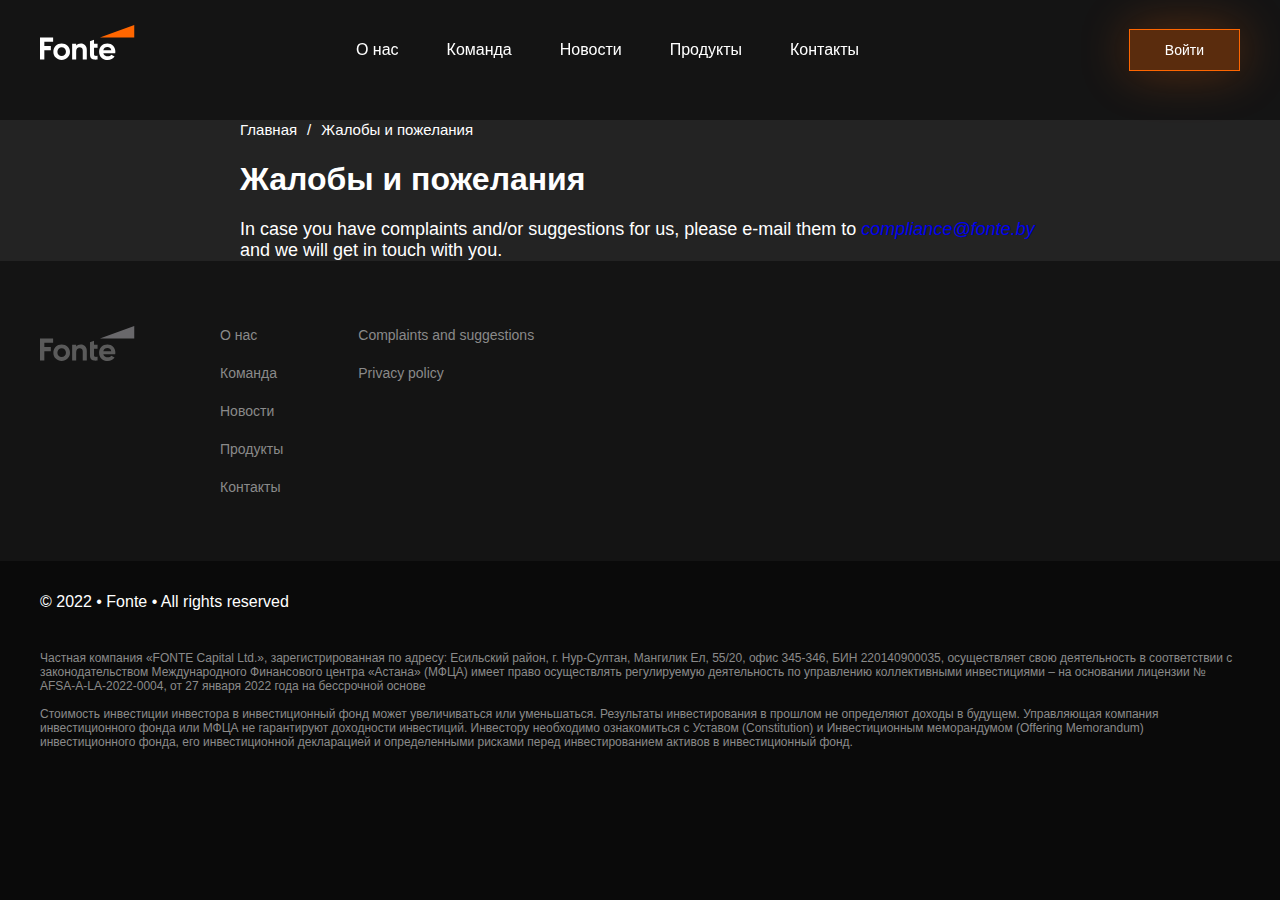
<file: html/Complaints.html>
<!DOCTYPE html>
<html lang="en">

<head>
  <meta charset="UTF-8">
  <meta name="viewport" content="width=device-width, initial-scale=1.0">
  <title>Fonte</title>
  <link rel="stylesheet" href="../styles/duplicate_styles.css">
  <link rel="stylesheet" href="../styles/complaints.css">
  <link rel="icon" type="image/png" sizes="32x32" href="../images/favicon-32x32.png">
  <link href="https://cdnjs.cloudflare.com/ajax/libs/font-awesome/5.11.2/css/all.css" rel="stylesheet" />

</head>

<body>
  <section id="container">
    <header class="header">
      <nav>
          <ul class='nav-bar'>
              <li class='logo'><a href='../index.html'><img src='../images/logo (1).svg ' /></a></li>
              <input type='checkbox' id='check' />
              <span class="menu">
                <li><a href="../index.html#about_us">О нас</a></li>
                <li><a href="../index.html#our_team">Команда</a></li>
                <li><a href="news_html/news.html">Новости</a></li>
                <li><a href="products_html/products.html">Продукты</a></li>
                <li><a href="contacts.html">Контакты</a></li>
                  <button class="enter-menu button_style" onclick="toggleLogin()">Войти</button>
                  <label for="check" class="close-menu"><i class="fas fa-times"></i></label>
              </span>
              <button class="enter-main button_style" onclick="toggleLogin()">Войти</button>
              <div class="overlay">
                  <div class="login">
                      <div class="header_1">
                          <h1>Login</h1>
                          <i class="fas fa-times" onclick="toggleLogin()"></i>
                      </div>
                      <div class="body_1">
                          <form action="#" class="form">
                              <input type="text" placeholder="Username" />
                              <input type="password" placeholder="Password" />
                          </form>
                      </div>
                      <div class="footer_1">
                          <button>Login</button>
                      </div>
                  </div>
              </div>
              <label for="check" class="open-menu"><i class="fas fa-bars"></i></label>
          </ul>
      </nav>
  </header>
    <section class="complaints_section">
      <div class="complaints_div">
        <div class="complaints_content">
          <ul class="breadcrumbs">
            <li class="breadcrumbs_link">
              <a href="../index.html">Главная</a>
            </li>
            <li class="breadcrumbs_item">Жалобы и пожелания</li>
          </ul>
          <h3 class="complaints_tittle">Жалобы и пожелания</h3>
          <p class="complaints_text">In case you have complaints and/or suggestions for us, please e-mail them to
            <em>
              <a href="mailto:compliance@fonte.by">compliance@fonte.by</a>
            </em>
            and we will get in touch with you.
          </p>
        </div>
      </div>
    </section>
    <section class="middle_menu_section">
      <div class="middle_menu_container">
        <a href="#">
          <img src="../images/logo_footer.svg" alt="Logo of the website">
          <div class="middle_menu_content">
            <ul class="middle_menu_list">
              <li><a href="../index.html#about_us">О нас</a></li>
              <li><a href="../index.html#our_team">Команда</a></li>
              <li><a href="news_html/news.html">Новости</a></li>
              <li><a href="products_html/products.html">Продукты</a></li>
              <li><a href="contacts.html">Контакты</a></li>
            </ul>
            <ul class="middle_menu_list">
              <li><a href="Complaints.html">Complaints and suggestions</a></li>
              <li><a href="https://www.freeprivacypolicy.com/live/8a553224-04f3-4cc4-882a-cfde6c605007"
                  target="_blank">Privacy policy</a></li>
            </ul>
          </div>
        </a>
      </div>
    </section>
    <footer>
      <div class="footer_container">
        <div class="footer_tittle">
          <span>&#169; 2022 &bull; Fonte &bull; All rights reserved</span>
        </div>
        <div class="footer_content">
          <p>
            Частная компания «FONTE Capital Ltd.», зарегистрированная по адресу: Есильский район, г. Нур-Султан,
            Мангилик Ел, 55/20, офис 345-346, БИН 220140900035, осуществляет свою деятельность в соответствии с
            законодательством Международного Финансового центра «Астана» (МФЦА) имеет право осуществлять регулируемую
            деятельность по управлению коллективными инвестициями – на основании лицензии № AFSA-A-LA-2022-0004, от 27
            января 2022 года на бессрочной основе
            <br>
            <br>
            Стоимость инвестиции инвестора в инвестиционный фонд может увеличиваться или уменьшаться. Результаты
            инвестирования в прошлом не определяют доходы в будущем. Управляющая компания инвестиционного фонда или МФЦА
            не гарантируют доходности инвестиций. Инвестору необходимо ознакомиться с Уставом (Constitution) и
            Инвестиционным меморандумом (Offering Memorandum) инвестиционного фонда, его инвестиционной декларацией и
            определенными рисками перед инвестированием активов в инвестиционный фонд.
          </p>
        </div>
      </div>
    </footer>
  </section>
  <script src="../js/login.js"></script>
</body>

</html>
</file>
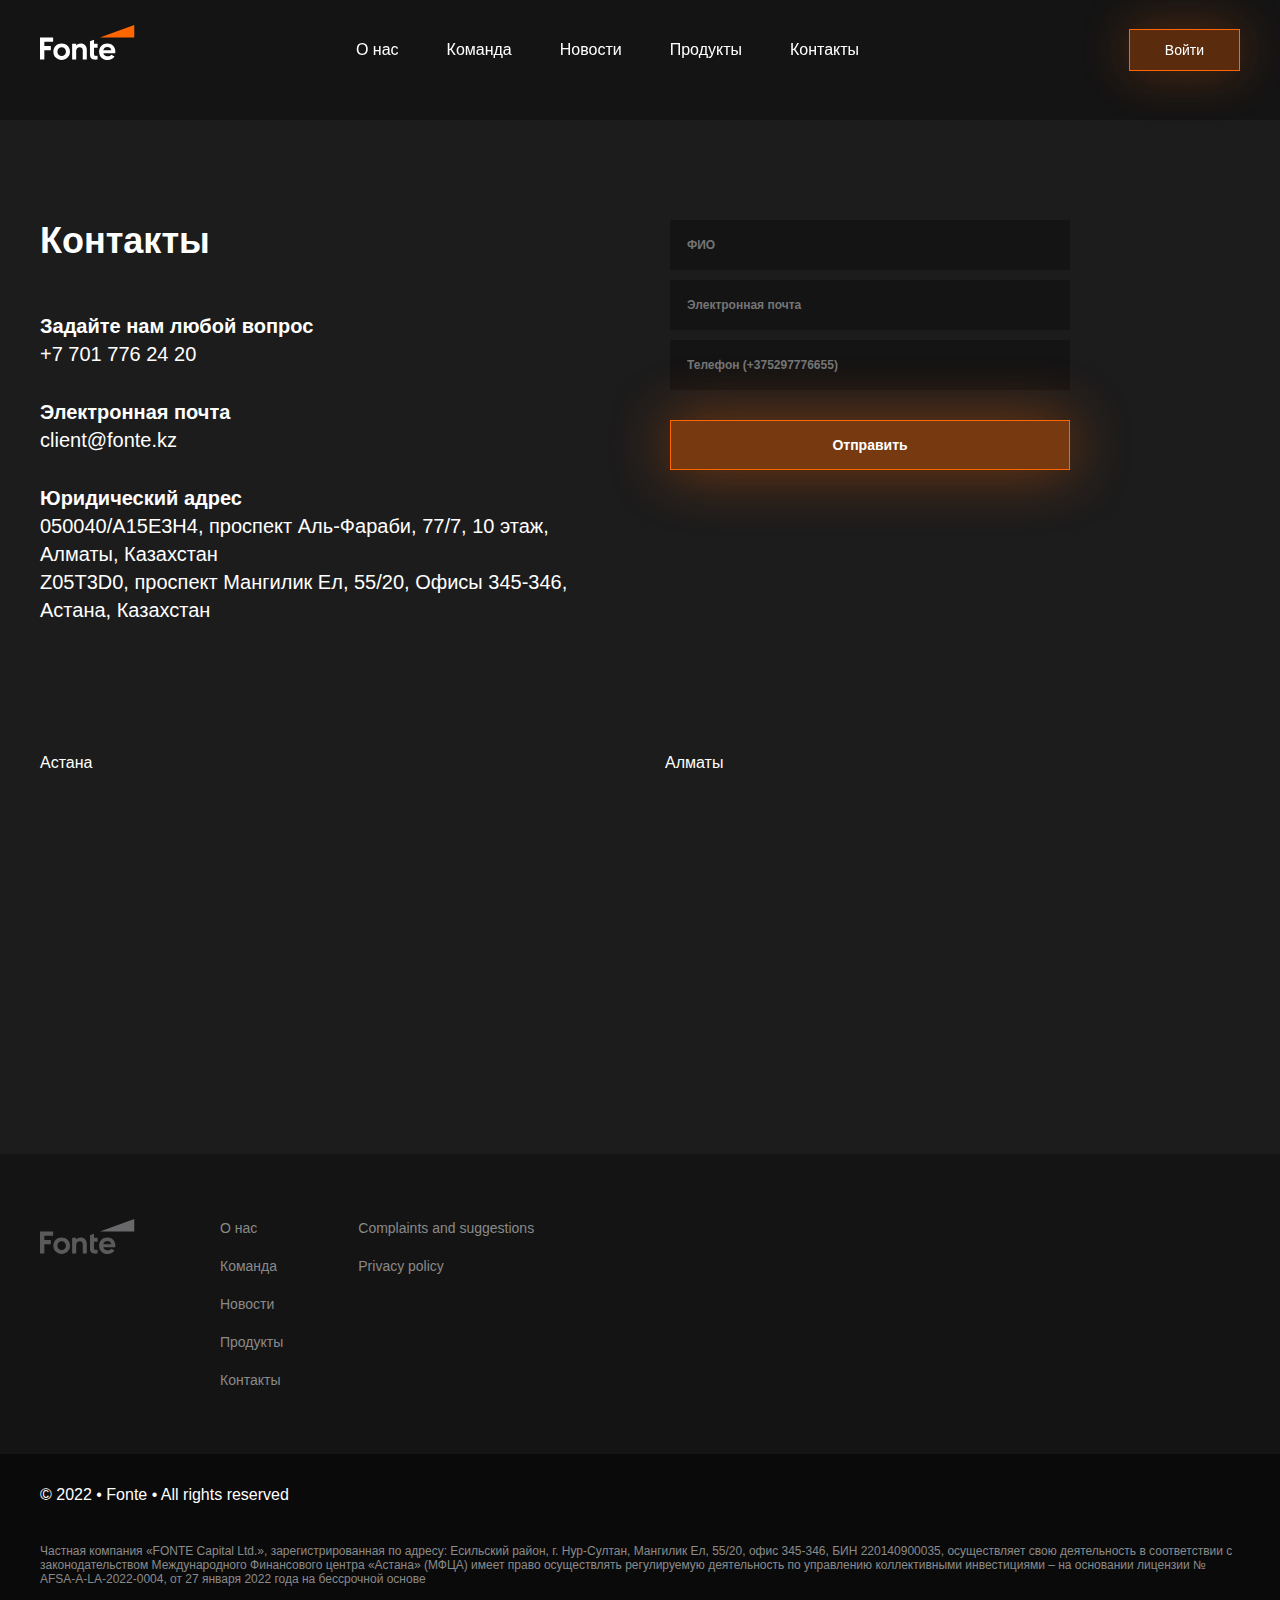
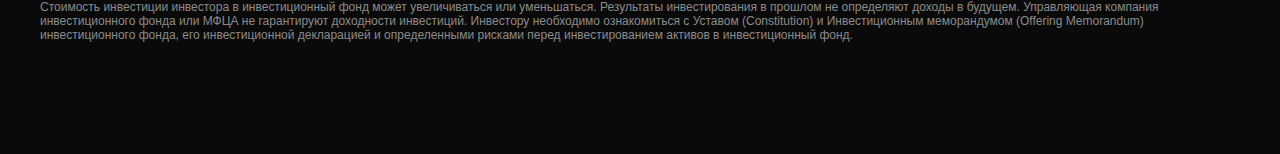
<file: html/contacts.html>
<!DOCTYPE html>
<html lang="en">

<head>
  <meta charset="UTF-8">
  <meta name="viewport" content="width=device-width, initial-scale=1.0">
  <title>Fonte</title>
  <link rel="stylesheet" href="../styles/duplicate_styles.css">
  <link rel="stylesheet" href="../styles/contacts.css">
  <link rel="icon" type="image/png" sizes="32x32" href="../images/favicon-32x32.png">
  <link href="https://cdnjs.cloudflare.com/ajax/libs/font-awesome/5.11.2/css/all.css" rel="stylesheet" />
</head>

<body>
  <section id="container">
    <header class="header">
      <nav>
          <ul class='nav-bar'>
              <li class='logo'><a href='../index.html'><img src='../images/logo (1).svg ' /></a></li>
              <input type='checkbox' id='check' />
              <span class="menu">
                <li><a href="../index.html#about_us">О нас</a></li>
                <li><a href="../index.html#our_team">Команда</a></li>
                <li><a href="news_html/news.html">Новости</a></li>
                <li><a href="products_html/products.html">Продукты</a></li>
                <li><a href="contacts.html">Контакты</a></li>
                  <button class="enter-menu button_style" onclick="toggleLogin()">Войти</button>
                  <label for="check" class="close-menu"><i class="fas fa-times"></i></label>
              </span>
              <button class="enter-main button_style" onclick="toggleLogin()">Войти</button>
              <div class="overlay">
                  <div class="login">
                      <div class="header_1">
                          <h1>Login</h1>
                          <i class="fas fa-times" onclick="toggleLogin()"></i>
                      </div>
                      <div class="body_1">
                          <form action="#" class="form">
                              <input type="text" placeholder="Username" />
                              <input type="password" placeholder="Password" />
                          </form>
                      </div>
                      <div class="footer_1">
                          <button>Login</button>
                      </div>
                  </div>
              </div>
              <label for="check" class="open-menu"><i class="fas fa-bars"></i></label>
          </ul>
      </nav>
  </header>
    <section class="contacts_section">
      <div class="contacts_container">
        <div class="contacts_div">
          <div class="contacts_content">
            <h1 class="contacts_tittle">Контакты</h1>
            <address class="contacts_info">
              <p>Задайте нам любой вопрос</p>
              <p class="contacts_info_description">+7 701 776 24 20</p>
              <p>Электронная почта</p>
              <p class="contacts_info_description">client@fonte.kz</p>
              <p>Юридический адрес</p>
              <p class="contacts_info_description">050040/A15E3H4, проспект Аль-Фараби, 77/7​, 10 этаж, Алматы,
                Казахстан
                <br>
                Z05T3D0, проспект Мангилик Ел, 55/20, Офисы 345-346, Астана, Казахстан
              </p>
            </address>
          </div>
          <div class="contacts_form">
            <form action="https://fe.it-academy.by/TestForm.php" class="form_div">
              <input class="input_form" name="full_name" type="text" placeholder="ФИО" />
              <input name="email" class="input_form input_form--last" type="email" placeholder="Электронная почта"
                pattern="[a-z0-9._%+\-]+@[a-z0-9.\-]+\.[a-z]{2,}$" required />
              <input name="phone" class="input_form input_form--last" type="tel" placeholder="Телефон (+375297776655)"
                required pattern="(^(\+375|80)(29|25|44|33)(\d\d\d)(\d{2})(\d{2})$)|()|" />
              <button class="submit_contact_button" type="submit">Отправить</button>
            </form>
          </div>
        </div>
        <div class="contacts_maps">
          <div class="astana_map">
            <script type="text/javascript" charset="utf-8" async
              src="https://api-maps.yandex.ru/services/constructor/1.0/js/?um=constructor%3A8bba15d89e7700025d0985c25862358a48db7c8da8f2a4579679330b05e6c6cd&amp;width=546&amp;height=300&amp;lang=ru_RU&amp;scroll=true"></script>
            <p>Астана</p>
          </div>
          <div class="almati_map">
            <script type="text/javascript" charset="utf-8" async
              src="https://api-maps.yandex.ru/services/constructor/1.0/js/?um=constructor%3A8bba15d89e7700025d0985c25862358a48db7c8da8f2a4579679330b05e6c6cd&amp;width=546&amp;height=300&amp;lang=ru_RU&amp;scroll=true"></script>
            <p>Алматы</p>
          </div>
        </div>
      </div>
    </section>
    <section class="middle_menu_section">
      <div class="middle_menu_container">
        <a href="#">
          <img src="../images/logo_footer.svg" alt="Logo of the website">
          <div class="middle_menu_content">
            <ul class="middle_menu_list">
              <li><a href="../index.html#about_us">О нас</a></li>
              <li><a href="../index.html#our_team">Команда</a></li>
              <li><a href="news_html/news.html">Новости</a></li>
              <li><a href="products_html/products.html">Продукты</a></li>
              <li><a href="contacts.html">Контакты</a></li>
            </ul>
            <ul class="middle_menu_list">
              <li><a href="Complaints.html">Complaints and suggestions</a></li>
              <li><a href="https://www.freeprivacypolicy.com/live/8a553224-04f3-4cc4-882a-cfde6c605007"
                  target="_blank">Privacy policy</a></li>
            </ul>
          </div>
        </a>
      </div>
    </section>
    <footer>
      <div class="footer_container">
        <div class="footer_tittle">
          <span>&#169; 2022 &bull; Fonte &bull; All rights reserved</span>
        </div>
        <div class="footer_content">
          <p>
            Частная компания «FONTE Capital Ltd.», зарегистрированная по адресу: Есильский район, г. Нур-Султан,
            Мангилик Ел, 55/20, офис 345-346, БИН 220140900035, осуществляет свою деятельность в соответствии с
            законодательством Международного Финансового центра «Астана» (МФЦА) имеет право осуществлять регулируемую
            деятельность по управлению коллективными инвестициями – на основании лицензии № AFSA-A-LA-2022-0004, от 27
            января 2022 года на бессрочной основе
            <br>
            <br>
            Стоимость инвестиции инвестора в инвестиционный фонд может увеличиваться или уменьшаться. Результаты
            инвестирования в прошлом не определяют доходы в будущем. Управляющая компания инвестиционного фонда или МФЦА
            не гарантируют доходности инвестиций. Инвестору необходимо ознакомиться с Уставом (Constitution) и
            Инвестиционным меморандумом (Offering Memorandum) инвестиционного фонда, его инвестиционной декларацией и
            определенными рисками перед инвестированием активов в инвестиционный фонд.
          </p>
        </div>
      </div>
    </footer>
  </section>
  <script src="../js/login.js"></script>
</body>

</html>
</file>
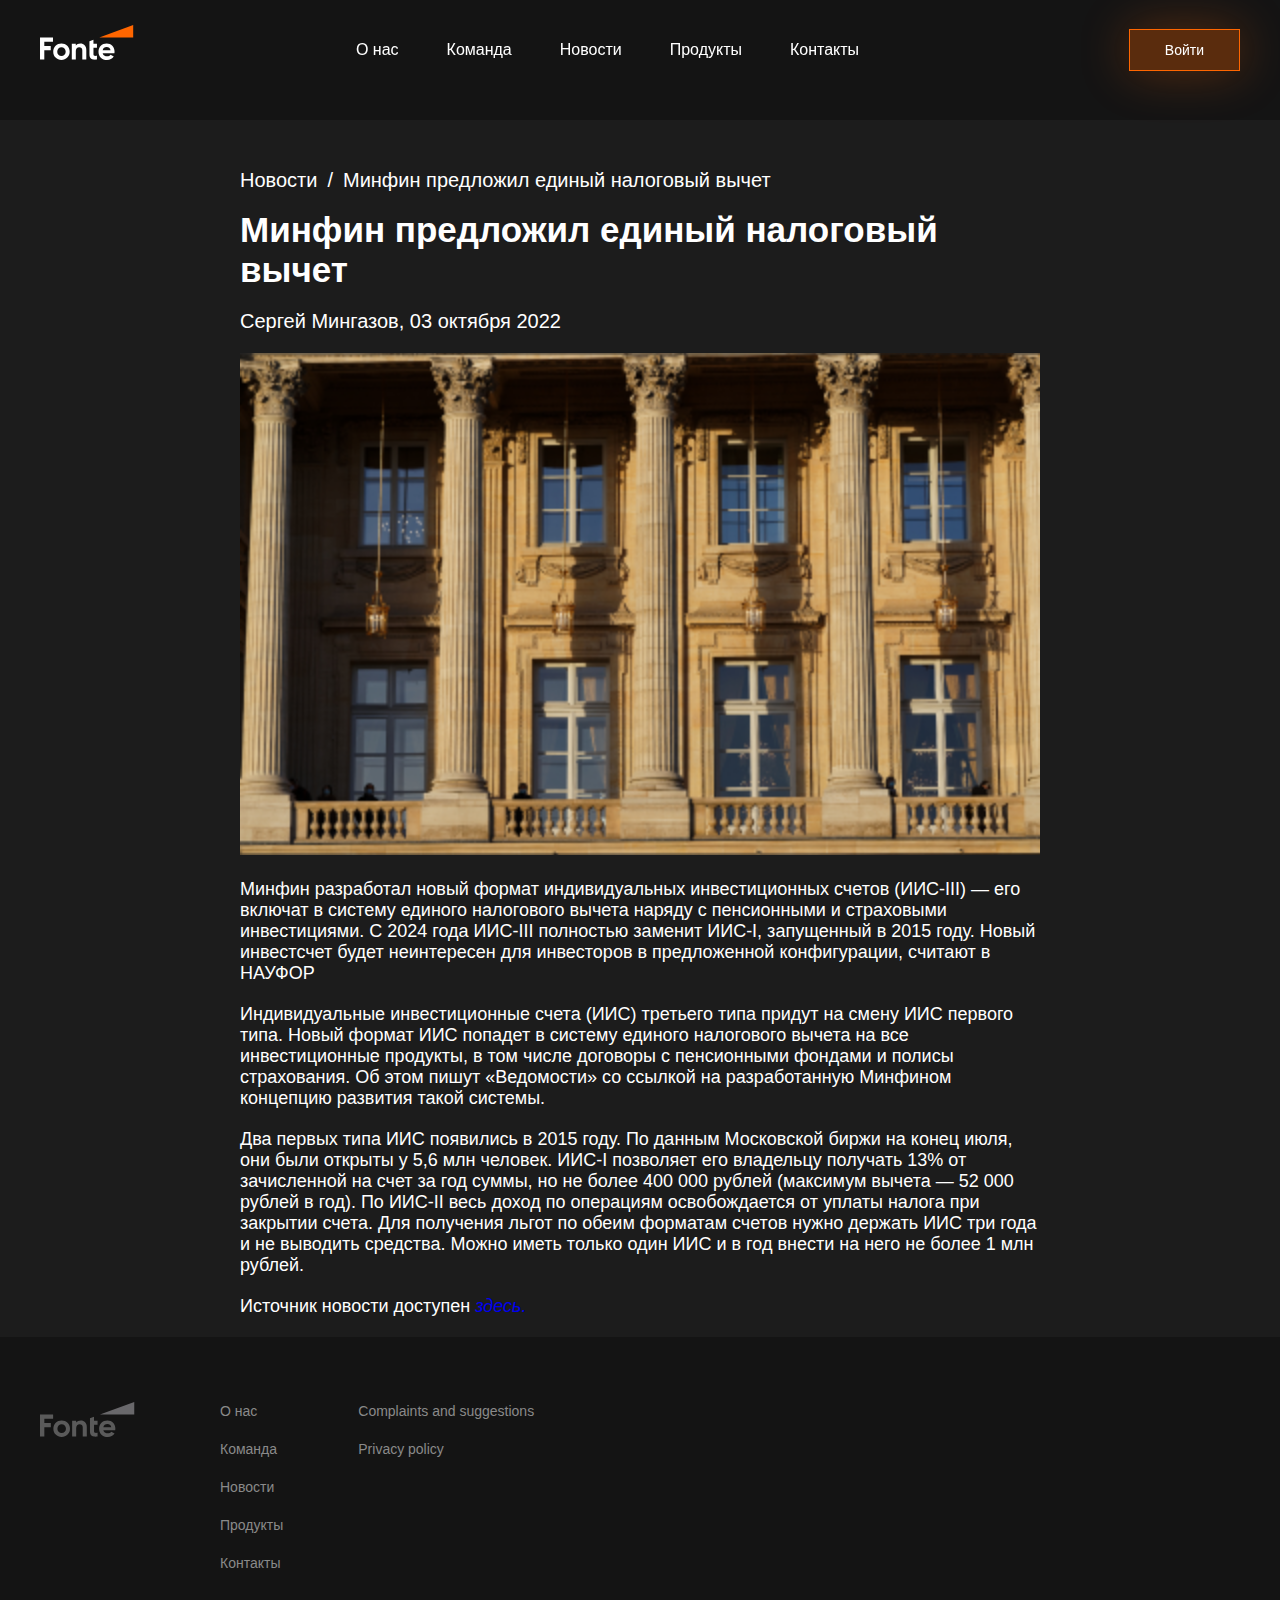
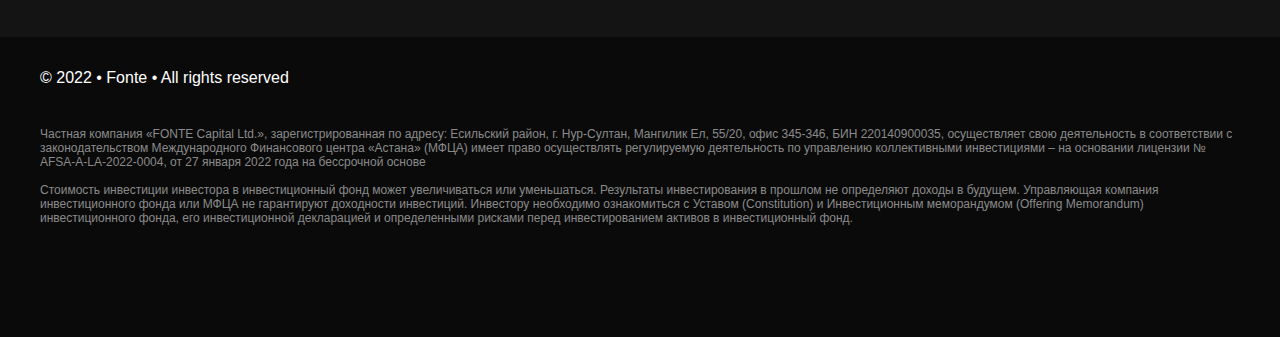
<file: html/news_html/blog_1.html>
<!DOCTYPE html>
<html lang="en">

<head>
  <meta charset="UTF-8">
  <meta name="viewport" content="width=device-width, initial-scale=1.0">
  <title>Fonte</title>
  <link rel="stylesheet" href="../../styles/duplicate_styles.css">
  <link rel="stylesheet" href="../../styles/news_styles/blog_1.css">
  <link rel="icon" type="image/png" sizes="32x32" href="../../images/favicon-32x32.png">
  <link href="https://cdnjs.cloudflare.com/ajax/libs/font-awesome/5.11.2/css/all.css" rel="stylesheet" />

</head>

<body>
  <section id="container">
    <header class="header">
      <nav>
          <ul class='nav-bar'>
              <li class='logo'><a href='../../index.html'><img src='../../images/logo (1).svg ' /></a></li>
              <input type='checkbox' id='check' />
              <span class="menu">
                <li><a href="../../index.html#about_us">О нас</a></li>
                <li><a href="../../index.html#our_team">Команда</a></li>
                <li><a href="../news_html/news.html">Новости</a></li>
                <li><a href="../products_html/products.html">Продукты</a></li>
                <li><a href="../contacts.html">Контакты</a></li>
                  <button class="enter-menu button_style" onclick="toggleLogin()">Войти</button>
                  <label for="check" class="close-menu"><i class="fas fa-times"></i></label>
              </span>
              <button class="enter-main button_style" onclick="toggleLogin()">Войти</button>
              <div class="overlay">
                  <div class="login">
                      <div class="header_1">
                          <h1>Login</h1>
                          <i class="fas fa-times" onclick="toggleLogin()"></i>
                      </div>
                      <div class="body_1">
                          <form action="#" class="form">
                              <input type="text" placeholder="Username" />
                              <input type="password" placeholder="Password" />
                          </form>
                      </div>
                      <div class="footer_1">
                          <button>Login</button>
                      </div>
                  </div>
              </div>
              <label for="check" class="open-menu"><i class="fas fa-bars"></i></label>
          </ul>
      </nav>
  </header>
    <section class="blog_section">
      <div class="blog_div">
        <div class="blog_content">
          <ul class="breadcrumbs">
            <li class="breadcrumbs_link">
              <a href="news.html">Новости</a>
            </li>
            <li class="breadcrumbs_item">Минфин предложил единый налоговый вычет</li>
          </ul>
          <h3 class="blog_tittle">Минфин предложил единый налоговый вычет</h3>
          <p class="blog_post_author">Сергей Мингазов, 03 октября 2022</p>
          <div class="blog_img">
            <img src="../../images/blog_images/Minfin.png" alt="Minfin">
          </div>
          <div class="blog_text">
            <p>Минфин разработал новый формат индивидуальных инвестиционных счетов (ИИС-III) — его включат в систему
              единого налогового вычета наряду с пенсионными и страховыми инвестициями. С 2024 года ИИС-III полностью
              заменит ИИС-I, запущенный в 2015 году. Новый инвестсчет будет неинтересен для инвесторов в предложенной
              конфигурации, считают в НАУФОР</p>
            <p>Индивидуальные инвестиционные счета (ИИС) третьего типа придут на смену ИИС первого типа. Новый формат
              ИИС попадет в систему единого налогового вычета на все инвестиционные продукты, в том числе договоры с
              пенсионными фондами и полисы страхования. Об этом пишут «Ведомости» со ссылкой на разработанную Минфином
              концепцию развития такой системы. </p>
            <p>Два первых типа ИИС появились в 2015 году. По данным Московской биржи на конец июля, они были открыты у
              5,6 млн человек. ИИС-I позволяет его владельцу получать 13% от зачисленной на счет за год суммы, но не
              более 400 000 рублей (максимум вычета — 52 000 рублей в год). По ИИС-II весь доход по операциям
              освобождается от уплаты налога при закрытии счета. Для получения льгот по обеим форматам счетов нужно
              держать ИИС три года и не выводить средства. Можно иметь только один ИИС и в год внести на него не более 1
              млн рублей.
            </p>
            <p>Источник новости доступен
              <em><a
                  href="https://www.forbes.ru/investicii/478685-minfin-predlozil-edinyj-nalogovyj-vycet-dla-dolgosrocnyh-investicij-s-novym-tipom-iis"
                  target="_blank">здесь.</a></em>
            </p>
          </div>
        </div>
      </div>
    </section>
    <section class="middle_menu_section">
      <div class="middle_menu_container">
        <a href="#">
          <img src="../../images/logo_footer.svg" alt="Logo of the website">
          <div class="middle_menu_content">
            <ul class="middle_menu_list">
              <li><a href="../../index.html#about_us">О нас</a></li>
              <li><a href="../../index.html#our_team">Команда</a></li>
              <li><a href="news.html">Новости</a></li>
              <li><a href="../products_html/products.html">Продукты</a></li>
              <li><a href="../contacts.html">Контакты</a></li>
            </ul>
            <ul class="middle_menu_list">
              <li><a href="../Complaints.html">Complaints and suggestions</a></li>
              <li><a href="https://www.freeprivacypolicy.com/live/8a553224-04f3-4cc4-882a-cfde6c605007"
                  target="_blank">Privacy policy</a></li>
            </ul>
          </div>
        </a>
      </div>
    </section>
    <footer>
      <div class="footer_container">
        <div class="footer_tittle">
          <span>&#169; 2022 &bull; Fonte &bull; All rights reserved</span>
        </div>
        <div class="footer_content">
          <p>
            Частная компания «FONTE Capital Ltd.», зарегистрированная по адресу: Есильский район, г. Нур-Султан,
            Мангилик Ел, 55/20, офис 345-346, БИН 220140900035, осуществляет свою деятельность в соответствии с
            законодательством Международного Финансового центра «Астана» (МФЦА) имеет право осуществлять регулируемую
            деятельность по управлению коллективными инвестициями – на основании лицензии № AFSA-A-LA-2022-0004, от 27
            января 2022 года на бессрочной основе
            <br>
            <br>
            Стоимость инвестиции инвестора в инвестиционный фонд может увеличиваться или уменьшаться. Результаты
            инвестирования в прошлом не определяют доходы в будущем. Управляющая компания инвестиционного фонда или МФЦА
            не гарантируют доходности инвестиций. Инвестору необходимо ознакомиться с Уставом (Constitution) и
            Инвестиционным меморандумом (Offering Memorandum) инвестиционного фонда, его инвестиционной декларацией и
            определенными рисками перед инвестированием активов в инвестиционный фонд.
          </p>
        </div>
      </div>
    </footer>
  </section>
  <script src="../../js/login.js"></script>

</body>

</html>
</file>
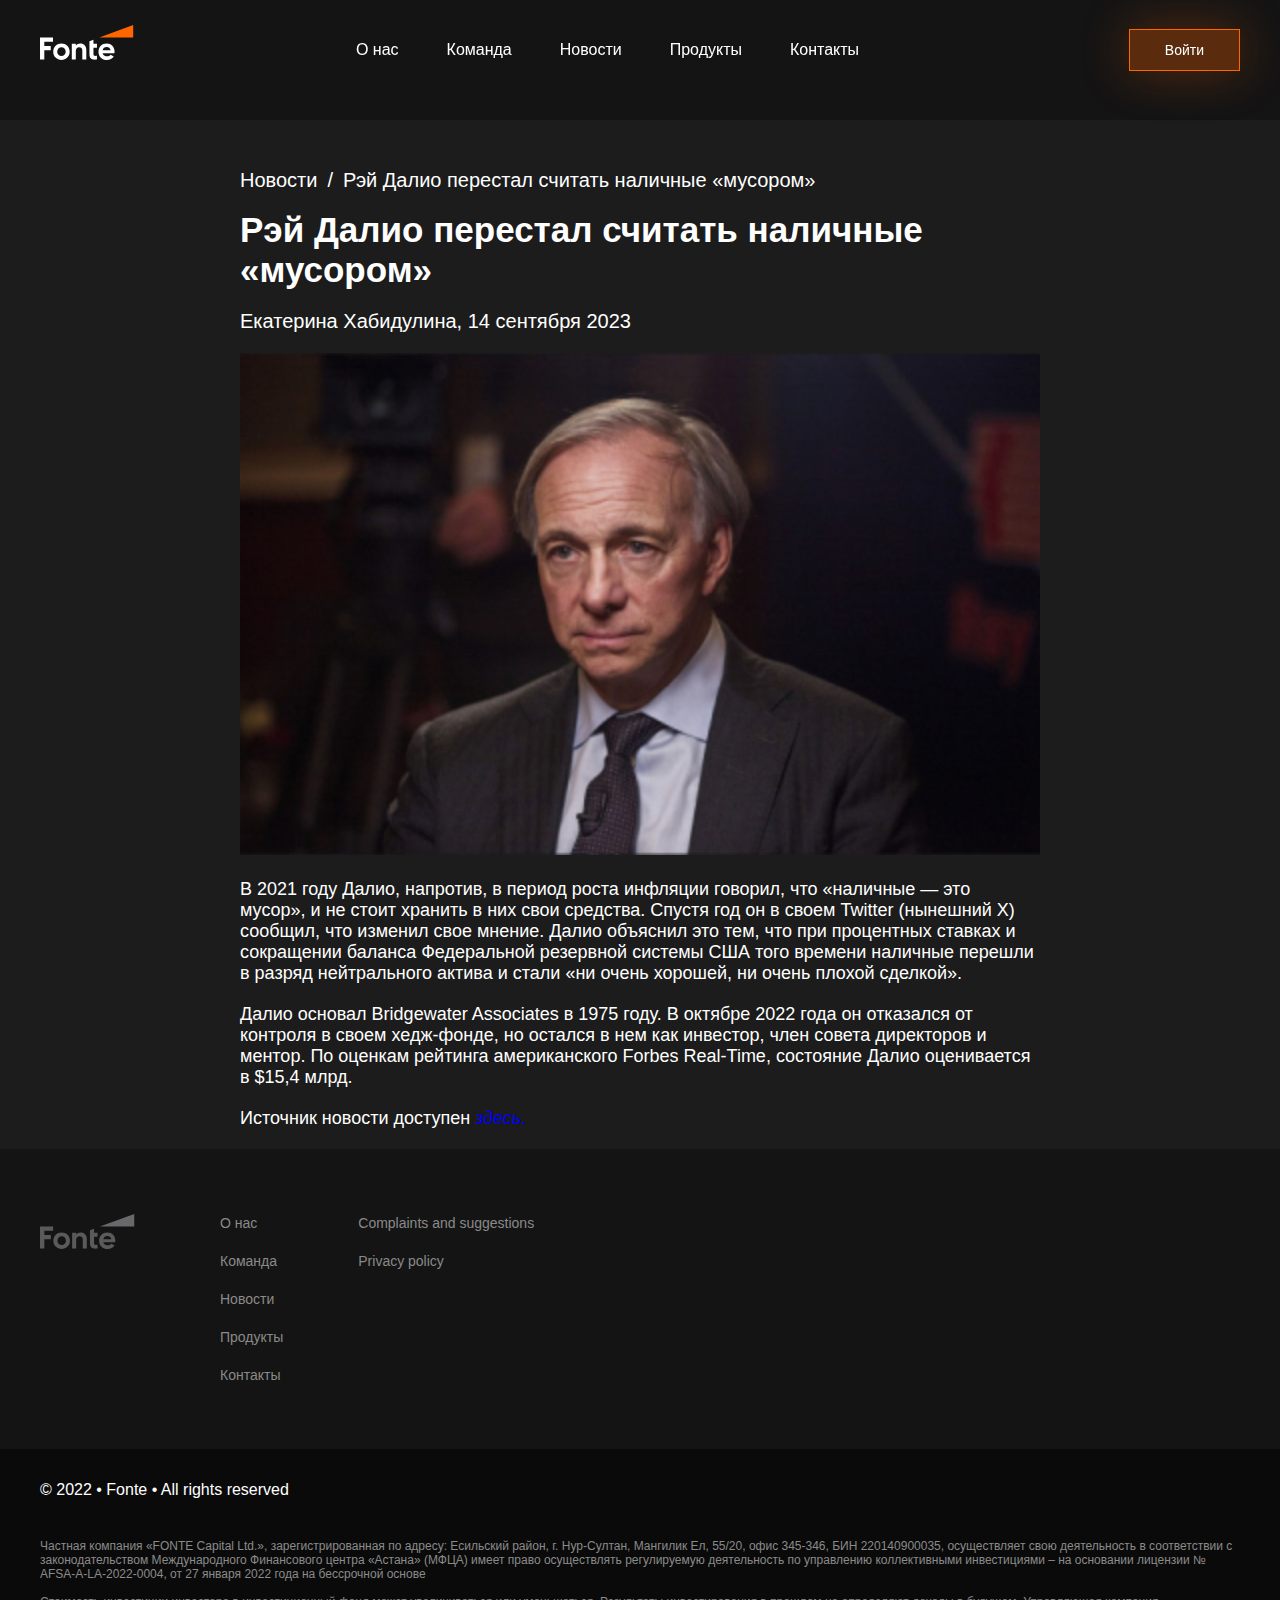
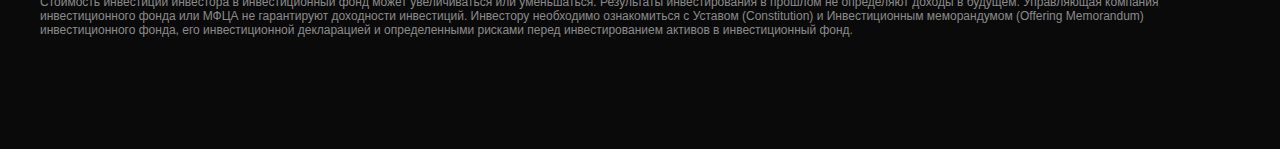
<file: html/news_html/blog_2.html>
<!DOCTYPE html>
<html lang="en">

<head>
  <meta charset="UTF-8">
  <meta name="viewport" content="width=device-width, initial-scale=1.0">
  <title>Fonte</title>
  <link rel="stylesheet" href="../../styles/duplicate_styles.css">
  <link rel="stylesheet" href="../../styles/news_styles/blog_1.css">
  <link rel="icon" type="image/png" sizes="32x32" href="../../images/favicon-32x32.png">
  <link href="https://cdnjs.cloudflare.com/ajax/libs/font-awesome/5.11.2/css/all.css" rel="stylesheet" />

</head>

<body>
  <section id="container">
    <header class="header">
      <nav>
          <ul class='nav-bar'>
              <li class='logo'><a href='../../index.html'><img src='../../images/logo (1).svg ' /></a></li>
              <input type='checkbox' id='check' />
              <span class="menu">
                <li><a href="../../index.html#about_us">О нас</a></li>
                <li><a href="../../index.html#our_team">Команда</a></li>
                <li><a href="../news_html/news.html">Новости</a></li>
                <li><a href="../products_html/products.html">Продукты</a></li>
                <li><a href="../contacts.html">Контакты</a></li>
                  <button class="enter-menu button_style" onclick="toggleLogin()">Войти</button>
                  <label for="check" class="close-menu"><i class="fas fa-times"></i></label>
              </span>
              <button class="enter-main button_style" onclick="toggleLogin()">Войти</button>
              <div class="overlay">
                  <div class="login">
                      <div class="header_1">
                          <h1>Login</h1>
                          <i class="fas fa-times" onclick="toggleLogin()"></i>
                      </div>
                      <div class="body_1">
                          <form action="#" class="form">
                              <input type="text" placeholder="Username" />
                              <input type="password" placeholder="Password" />
                          </form>
                      </div>
                      <div class="footer_1">
                          <button>Login</button>
                      </div>
                  </div>
              </div>
              <label for="check" class="open-menu"><i class="fas fa-bars"></i></label>
          </ul>
      </nav>
  </header>
    <section class="blog_section">
      <div class="blog_div">
        <div class="blog_content">
          <ul class="breadcrumbs">
            <li class="breadcrumbs_link">
              <a href="news.html">Новости</a>
            </li>
            <li class="breadcrumbs_item">Рэй Далио перестал считать наличные «мусором»</li>
          </ul>
          <h3 class="blog_tittle">Рэй Далио перестал считать наличные «мусором»</h3>
          <p class="blog_post_author">Екатерина Хабидулина, 14 сентября 2023</p>
          <div class="blog_img">
            <img src="../../images/blog_images/Ray.png" alt="Ray">
          </div>
          <div class="blog_text">
            <p>В 2021 году Далио, напротив, в период роста инфляции говорил, что «наличные — это мусор», и не стоит
              хранить в них свои средства. Спустя год он в своем Twitter (нынешний X) сообщил, что изменил свое мнение.
              Далио объяснил это тем, что при процентных ставках и сокращении баланса Федеральной резервной системы США
              того времени наличные перешли в разряд нейтрального актива и стали «ни очень хорошей, ни очень плохой
              сделкой».</p>
            <p>
              Далио основал Bridgewater Associates в 1975 году. В октябре 2022 года он отказался от контроля в своем
              хедж-фонде, но остался в нем как инвестор, член совета директоров и ментор. По оценкам рейтинга
              американского Forbes Real-Time, состояние Далио оценивается в $15,4 млрд.</p>
            <p>Источник новости доступен
              <em><a href="https://www.forbes.ru/investicii/496453-rej-dalio-predpocel-hranenie-kesa-obligaciam"
                  target="_blank">здесь.</a></em>
            </p>
          </div>
        </div>
      </div>
    </section>
    <section class="middle_menu_section">
      <div class="middle_menu_container">
        <a href="#">
          <img src="../../images/logo_footer.svg" alt="Logo of the website">
          <div class="middle_menu_content">
            <ul class="middle_menu_list">
              <li><a href="../../index.html#about_us">О нас</a></li>
              <li><a href="../../index.html#our_team">Команда</a></li>
              <li><a href="news.html">Новости</a></li>
              <li><a href="../products_html/products.html">Продукты</a></li>
              <li><a href="../contacts.html">Контакты</a></li>
            </ul>
            <ul class="middle_menu_list">
              <li><a href="../Complaints.html">Complaints and suggestions</a></li>
              <li><a href="https://www.freeprivacypolicy.com/live/8a553224-04f3-4cc4-882a-cfde6c605007"
                  target="_blank">Privacy policy</a></li>
            </ul>
          </div>
        </a>
      </div>
    </section>
    <footer>
      <div class="footer_container">
        <div class="footer_tittle">
          <span>&#169; 2022 &bull; Fonte &bull; All rights reserved</span>
        </div>
        <div class="footer_content">
          <p>
            Частная компания «FONTE Capital Ltd.», зарегистрированная по адресу: Есильский район, г. Нур-Султан,
            Мангилик Ел, 55/20, офис 345-346, БИН 220140900035, осуществляет свою деятельность в соответствии с
            законодательством Международного Финансового центра «Астана» (МФЦА) имеет право осуществлять регулируемую
            деятельность по управлению коллективными инвестициями – на основании лицензии № AFSA-A-LA-2022-0004, от 27
            января 2022 года на бессрочной основе
            <br>
            <br>
            Стоимость инвестиции инвестора в инвестиционный фонд может увеличиваться или уменьшаться. Результаты
            инвестирования в прошлом не определяют доходы в будущем. Управляющая компания инвестиционного фонда или МФЦА
            не гарантируют доходности инвестиций. Инвестору необходимо ознакомиться с Уставом (Constitution) и
            Инвестиционным меморандумом (Offering Memorandum) инвестиционного фонда, его инвестиционной декларацией и
            определенными рисками перед инвестированием активов в инвестиционный фонд.
          </p>
        </div>
      </div>
    </footer>
  </section>
  <script src="../../js/login.js"></script>

</body>

</html>
</file>
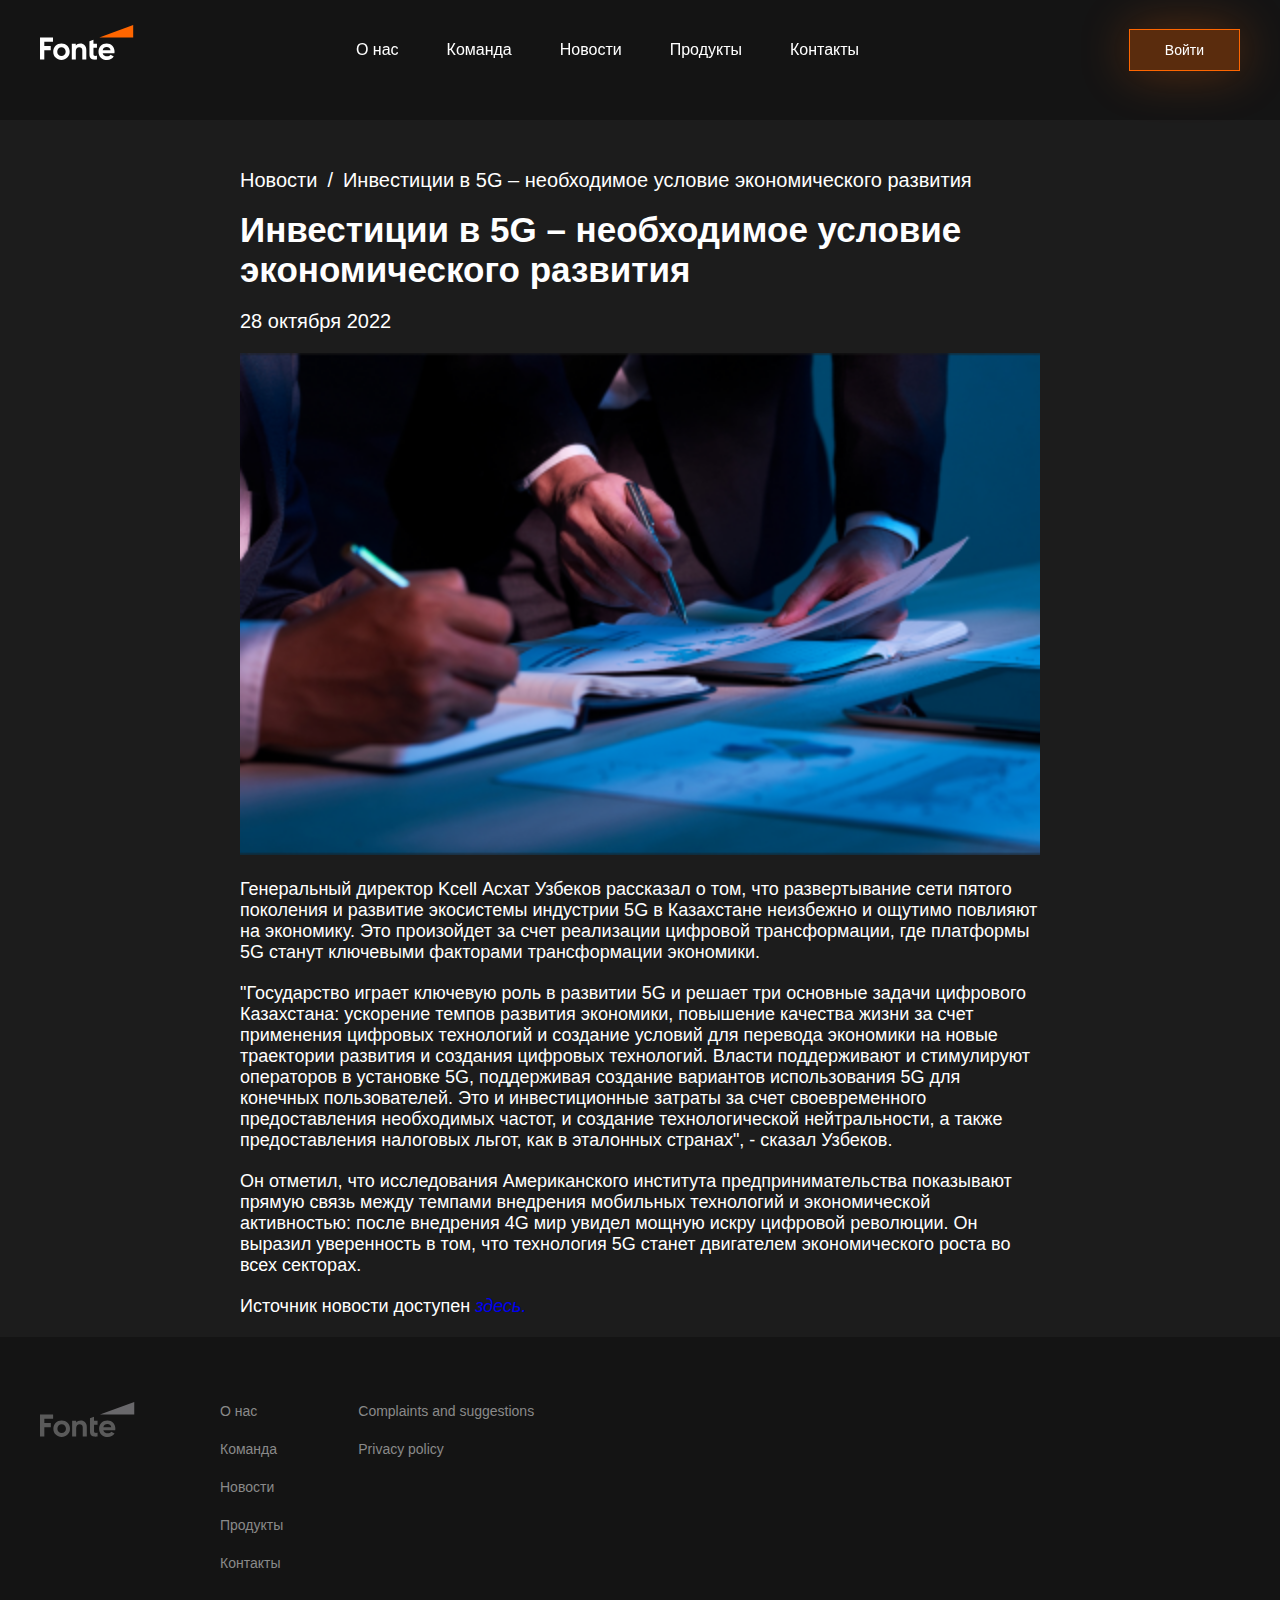
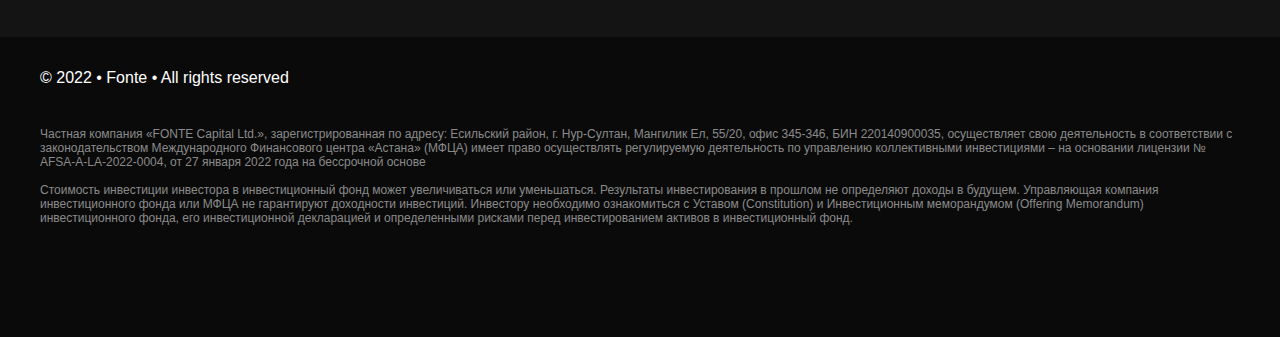
<file: html/news_html/blog_3.html>
<!DOCTYPE html>
<html lang="en">

<head>
  <meta charset="UTF-8">
  <meta name="viewport" content="width=device-width, initial-scale=1.0">
  <title>Fonte</title>
  <link rel="stylesheet" href="../../styles/duplicate_styles.css">
  <link rel="stylesheet" href="../../styles/news_styles/blog_1.css">
  <link rel="icon" type="image/png" sizes="32x32" href="../../images/favicon-32x32.png">
  <link href="https://cdnjs.cloudflare.com/ajax/libs/font-awesome/5.11.2/css/all.css" rel="stylesheet" />

</head>

<body>
  <section id="container">
    <header class="header">
      <nav>
          <ul class='nav-bar'>
              <li class='logo'><a href='../../index.html'><img src='../../images/logo (1).svg ' /></a></li>
              <input type='checkbox' id='check' />
              <span class="menu">
                <li><a href="../../index.html#about_us">О нас</a></li>
                <li><a href="../../index.html#our_team">Команда</a></li>
                <li><a href="../news_html/news.html">Новости</a></li>
                <li><a href="../products_html/products.html">Продукты</a></li>
                <li><a href="../contacts.html">Контакты</a></li>
                  <button class="enter-menu button_style" onclick="toggleLogin()">Войти</button>
                  <label for="check" class="close-menu"><i class="fas fa-times"></i></label>
              </span>
              <button class="enter-main button_style" onclick="toggleLogin()">Войти</button>
              <div class="overlay">
                  <div class="login">
                      <div class="header_1">
                          <h1>Login</h1>
                          <i class="fas fa-times" onclick="toggleLogin()"></i>
                      </div>
                      <div class="body_1">
                          <form action="#" class="form">
                              <input type="text" placeholder="Username" />
                              <input type="password" placeholder="Password" />
                          </form>
                      </div>
                      <div class="footer_1">
                          <button>Login</button>
                      </div>
                  </div>
              </div>
              <label for="check" class="open-menu"><i class="fas fa-bars"></i></label>
          </ul>
      </nav>
  </header>
    <section class="blog_section">
      <div class="blog_div">
        <div class="blog_content">
          <ul class="breadcrumbs">
            <li class="breadcrumbs_link">
              <a href="news.html">Новости</a>
            </li>
            <li class="breadcrumbs_item">Инвестиции в 5G – необходимое условие экономического развития</li>
          </ul>
          <h3 class="blog_tittle">Инвестиции в 5G – необходимое условие экономического развития</h3>
          <p class="blog_post_author">28 октября 2022</p>
          <div class="blog_img">
            <img src="../../images/blog_images/5g.png" alt="5g">
          </div>
          <div class="blog_text">
            <p>Генеральный директор Kcell Асхат Узбеков рассказал о том, что развертывание сети пятого поколения и
              развитие экосистемы индустрии 5G в Казахстане неизбежно и ощутимо повлияют на экономику. Это произойдет за
              счет реализации цифровой трансформации, где платформы 5G станут ключевыми факторами трансформации
              экономики.</p>
            <p>"Государство играет ключевую роль в развитии 5G и решает три основные задачи цифрового Казахстана:
              ускорение темпов развития экономики, повышение качества жизни за счет применения цифровых технологий и
              создание условий для перевода экономики на новые траектории развития и создания цифровых технологий.
              Власти поддерживают и стимулируют операторов в установке 5G, поддерживая создание вариантов использования
              5G для конечных пользователей. Это и инвестиционные затраты за счет своевременного предоставления
              необходимых частот, и создание технологической нейтральности, а также предоставления налоговых льгот, как
              в эталонных странах", - сказал Узбеков.</p>
            <p>Он отметил, что исследования Американского института предпринимательства показывают прямую связь между
              темпами внедрения мобильных технологий и экономической активностью: после внедрения 4G мир увидел мощную
              искру цифровой революции. Он выразил уверенность в том, что технология 5G станет двигателем экономического
              роста во всех секторах.</p>
            <p>Источник новости доступен
              <em><a href="https://tengrinews.kz/internet/seo-kcell-investitsii-5g-neobhodimoe-uslovie-479336/"
                  target="_blank">здесь.</a></em>
            </p>
          </div>
        </div>
      </div>
    </section>
    <section class="middle_menu_section">
      <div class="middle_menu_container">
        <a href="#">
          <img src="../../images/logo_footer.svg" alt="Logo of the website">
          <div class="middle_menu_content">
            <ul class="middle_menu_list">
              <li><a href="../../index.html#about_us">О нас</a></li>
              <li><a href="../../index.html#our_team">Команда</a></li>
              <li><a href="news.html">Новости</a></li>
              <li><a href="../products_html/products.html">Продукты</a></li>
              <li><a href="../contacts.html">Контакты</a></li>
            </ul>
            <ul class="middle_menu_list">
              <li><a href="../Complaints.html">Complaints and suggestions</a></li>
              <li><a href="https://www.freeprivacypolicy.com/live/8a553224-04f3-4cc4-882a-cfde6c605007"
                  target="_blank">Privacy policy</a></li>
            </ul>
          </div>
        </a>
      </div>
    </section>
    <footer>
      <div class="footer_container">
        <div class="footer_tittle">
          <span>&#169; 2022 &bull; Fonte &bull; All rights reserved</span>
        </div>
        <div class="footer_content">
          <p>
            Частная компания «FONTE Capital Ltd.», зарегистрированная по адресу: Есильский район, г. Нур-Султан,
            Мангилик Ел, 55/20, офис 345-346, БИН 220140900035, осуществляет свою деятельность в соответствии с
            законодательством Международного Финансового центра «Астана» (МФЦА) имеет право осуществлять регулируемую
            деятельность по управлению коллективными инвестициями – на основании лицензии № AFSA-A-LA-2022-0004, от 27
            января 2022 года на бессрочной основе
            <br>
            <br>
            Стоимость инвестиции инвестора в инвестиционный фонд может увеличиваться или уменьшаться. Результаты
            инвестирования в прошлом не определяют доходы в будущем. Управляющая компания инвестиционного фонда или МФЦА
            не гарантируют доходности инвестиций. Инвестору необходимо ознакомиться с Уставом (Constitution) и
            Инвестиционным меморандумом (Offering Memorandum) инвестиционного фонда, его инвестиционной декларацией и
            определенными рисками перед инвестированием активов в инвестиционный фонд.
          </p>
        </div>
      </div>
    </footer>
  </section>
  <script src="../../js/login.js"></script>

</body>

</html>
</file>
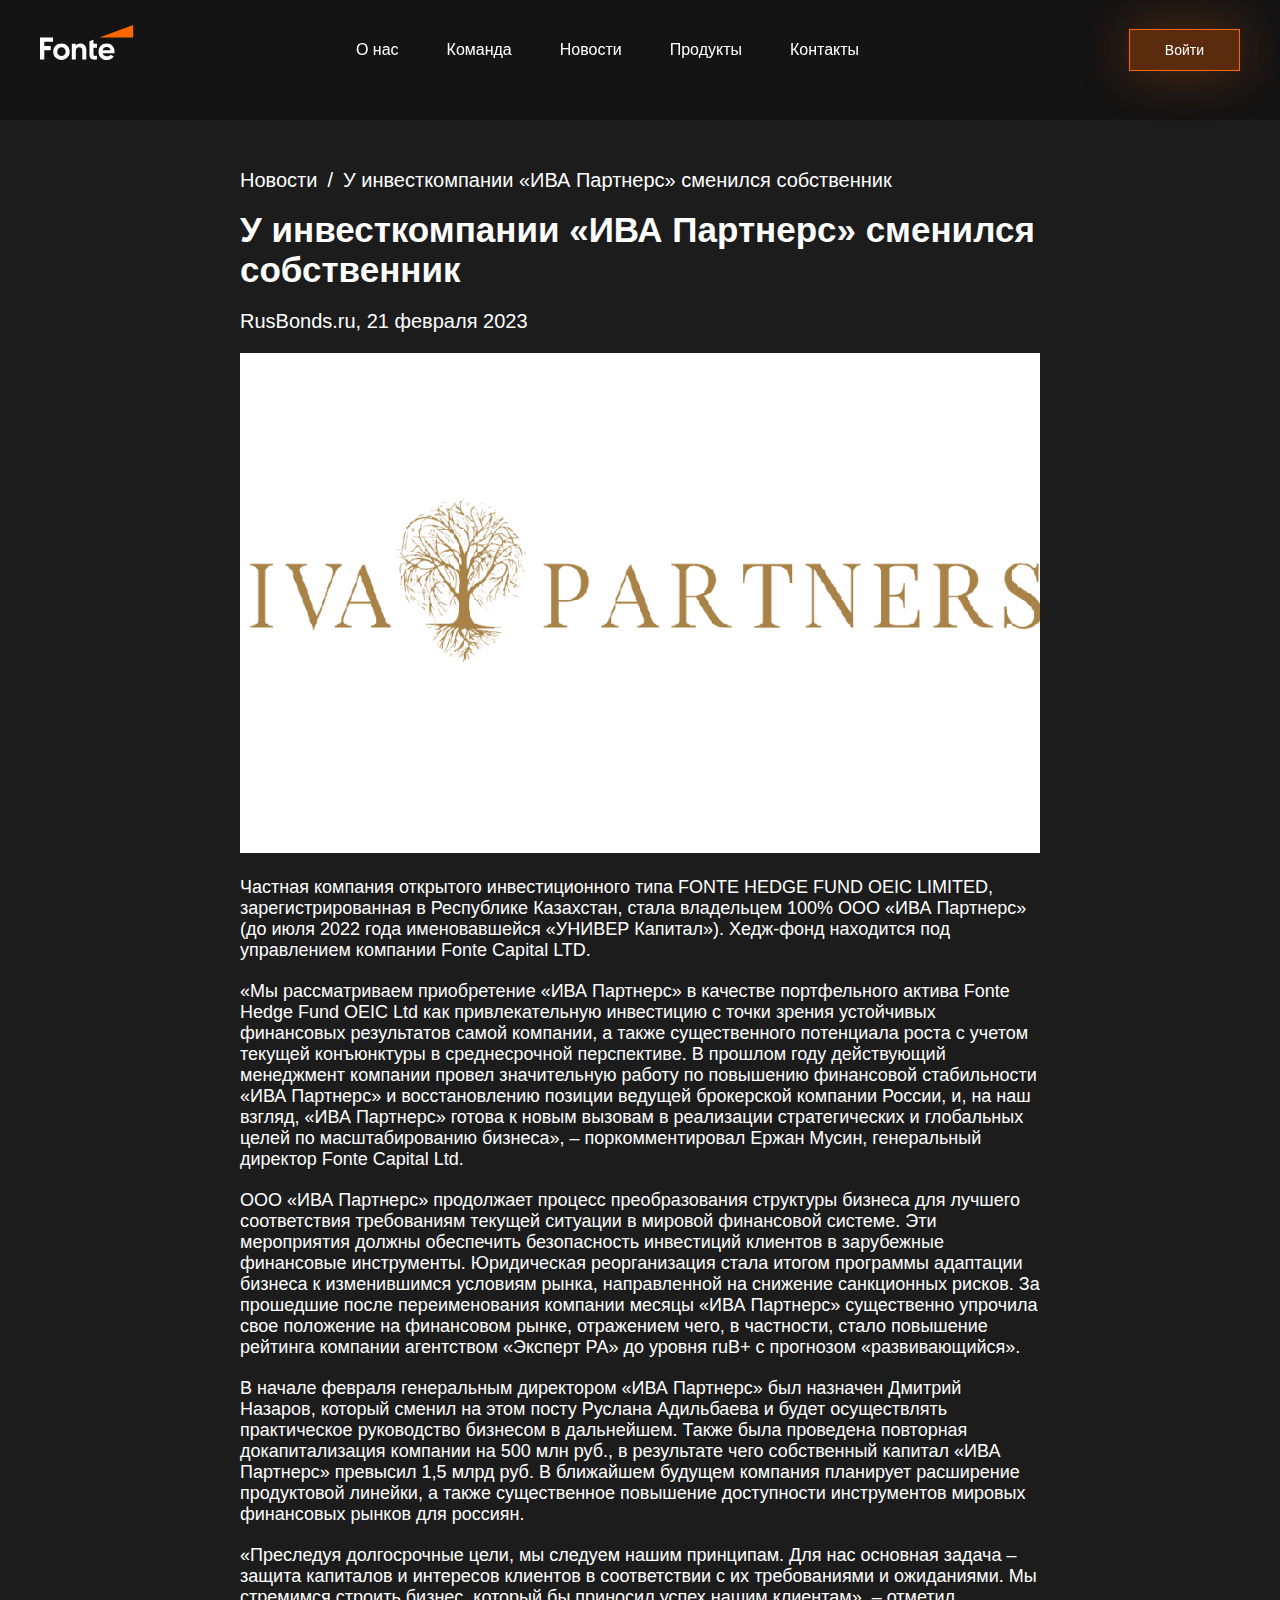
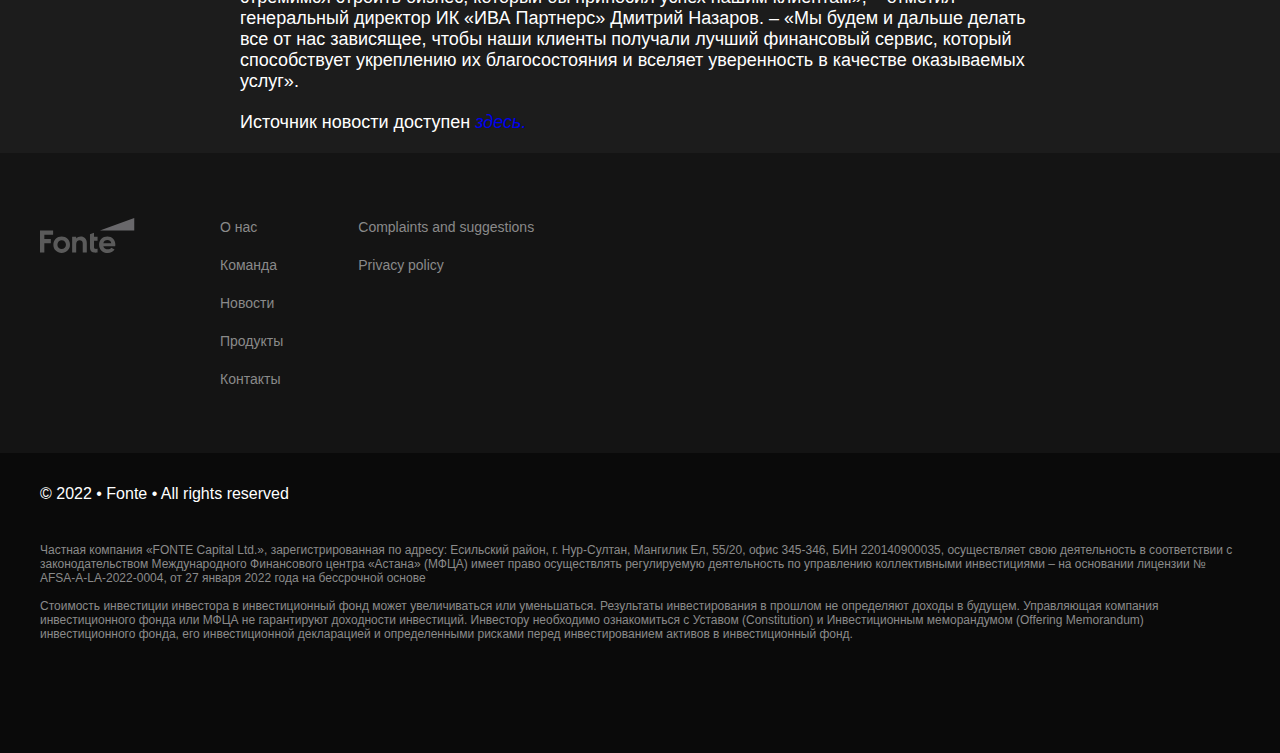
<file: html/news_html/blog_4.html>
<!DOCTYPE html>
<html lang="en">

<head>
  <meta charset="UTF-8">
  <meta name="viewport" content="width=device-width, initial-scale=1.0">
  <title>Fonte</title>
  <link rel="stylesheet" href="../../styles/duplicate_styles.css">
  <link rel="stylesheet" href="../../styles/news_styles/blog_1.css">
  <link rel="icon" type="image/png" sizes="32x32" href="../../images/favicon-32x32.png">
  <link href="https://cdnjs.cloudflare.com/ajax/libs/font-awesome/5.11.2/css/all.css" rel="stylesheet" />

</head>

<body>
  <section id="container">
    <header class="header">
      <nav>
          <ul class='nav-bar'>
              <li class='logo'><a href='../../index.html'><img src='../../images/logo (1).svg ' /></a></li>
              <input type='checkbox' id='check' />
              <span class="menu">
                <li><a href="../../index.html#about_us">О нас</a></li>
                <li><a href="../../index.html#our_team">Команда</a></li>
                <li><a href="../news_html/news.html">Новости</a></li>
                <li><a href="../products_html/products.html">Продукты</a></li>
                <li><a href="../contacts.html">Контакты</a></li>
                  <button class="enter-menu button_style" onclick="toggleLogin()">Войти</button>
                  <label for="check" class="close-menu"><i class="fas fa-times"></i></label>
              </span>
              <button class="enter-main button_style" onclick="toggleLogin()">Войти</button>
              <div class="overlay">
                  <div class="login">
                      <div class="header_1">
                          <h1>Login</h1>
                          <i class="fas fa-times" onclick="toggleLogin()"></i>
                      </div>
                      <div class="body_1">
                          <form action="#" class="form">
                              <input type="text" placeholder="Username" />
                              <input type="password" placeholder="Password" />
                          </form>
                      </div>
                      <div class="footer_1">
                          <button>Login</button>
                      </div>
                  </div>
              </div>
              <label for="check" class="open-menu"><i class="fas fa-bars"></i></label>
          </ul>
      </nav>
  </header>
    <section class="blog_section">
      <div class="blog_div">
        <div class="blog_content">
          <ul class="breadcrumbs">
            <li class="breadcrumbs_link">
              <a href="news.html">Новости</a>
            </li>
            <li class="breadcrumbs_item">У инвесткомпании «ИВА Партнерс» сменился собственник</li>
          </ul>
          <h3 class="blog_tittle">У инвесткомпании «ИВА Партнерс» сменился собственник</h3>
          <p class="blog_post_author">RusBonds.ru, 21 февраля 2023</p>
          <div class="blog_img">
            <img src="../../images/blog_images/iva.png" alt="IvaLogo">
          </div>
          <div class="blog_text">
            <p>Частная компания открытого инвестиционного типа FONTE HEDGE FUND OEIC LIMITED, зарегистрированная в
              Республике Казахстан, стала владельцем 100% ООО «ИВА Партнерс» (до июля 2022 года именовавшейся «УНИВЕР
              Капитал»). Хедж-фонд находится под управлением компании Fonte Capital LTD.</p>
            <p>«Мы рассматриваем приобретение «ИВА Партнерс» в качестве портфельного актива Fonte Hedge Fund OEIC Ltd
              как привлекательную инвестицию с точки зрения устойчивых финансовых результатов самой компании, а также
              существенного потенциала роста с учетом текущей конъюнктуры в среднесрочной перспективе. В прошлом году
              действующий менеджмент компании провел значительную работу по повышению финансовой стабильности «ИВА
              Партнерс» и восстановлению позиции ведущей брокерской компании России, и, на наш взгляд, «ИВА Партнерс»
              готова к новым вызовам в реализации стратегических и глобальных целей по масштабированию бизнеса», –
              поркомментировал Ержан Мусин, генеральный директор Fonte Capital Ltd.</p>
            <p>ООО «ИВА Партнерс» продолжает процесс преобразования структуры бизнеса для лучшего соответствия
              требованиям текущей ситуации в мировой финансовой системе. Эти мероприятия должны обеспечить безопасность
              инвестиций клиентов в зарубежные финансовые инструменты. Юридическая реорганизация стала итогом программы
              адаптации бизнеса к изменившимся условиям рынка, направленной на снижение санкционных рисков. За прошедшие
              после переименования компании месяцы «ИВА Партнерс» существенно упрочила свое положение на финансовом
              рынке, отражением чего, в частности, стало повышение рейтинга компании агентством «Эксперт РА» до уровня
              ruB+ с прогнозом «развивающийся».</p>
            <p>
              В начале февраля генеральным директором «ИВА Партнерс» был назначен Дмитрий Назаров, который сменил на
              этом посту Руслана Адильбаева и будет осуществлять практическое руководство бизнесом в дальнейшем. Также
              была проведена повторная докапитализация компании на 500 млн руб., в результате чего собственный капитал
              «ИВА Партнерс» превысил 1,5 млрд руб. В ближайшем будущем компания планирует расширение продуктовой
              линейки, а также существенное повышение доступности инструментов мировых финансовых рынков для россиян.
            </p>
            <p>
              «Преследуя долгосрочные цели, мы следуем нашим принципам. Для нас основная задача – защита капиталов и
              интересов клиентов в соответствии с их требованиями и ожиданиями. Мы стремимся строить бизнес, который бы
              приносил успех нашим клиентам», – отметил генеральный директор ИК «ИВА Партнерс» Дмитрий Назаров. – «Мы
              будем и дальше делать все от нас зависящее, чтобы наши клиенты получали лучший финансовый сервис, который
              способствует укреплению их благосостояния и вселяет уверенность в качестве оказываемых услуг».</p>
            <p>Источник новости доступен
              <em><a href="https://rusbonds.ru/blogs/8475" target="_blank">здесь.</a></em>
            </p>
          </div>
        </div>
      </div>
    </section>
    <section class="middle_menu_section">
      <div class="middle_menu_container">
        <a href="#">
          <img src="../../images/logo_footer.svg" alt="Logo of the website">
          <div class="middle_menu_content">
            <ul class="middle_menu_list">
              <li><a href="../../index.html#about_us">О нас</a></li>
              <li><a href="../../index.html#our_team">Команда</a></li>
              <li><a href="news.html">Новости</a></li>
              <li><a href="../products_html/products.html">Продукты</a></li>
              <li><a href="../contacts.html">Контакты</a></li>
            </ul>
            <ul class="middle_menu_list">
              <li><a href="../Complaints.html">Complaints and suggestions</a></li>
              <li><a href="https://www.freeprivacypolicy.com/live/8a553224-04f3-4cc4-882a-cfde6c605007"
                  target="_blank">Privacy policy</a></li>
            </ul>
          </div>
        </a>
      </div>
    </section>
    <footer>
      <div class="footer_container">
        <div class="footer_tittle">
          <span>&#169; 2022 &bull; Fonte &bull; All rights reserved</span>
        </div>
        <div class="footer_content">
          <p>
            Частная компания «FONTE Capital Ltd.», зарегистрированная по адресу: Есильский район, г. Нур-Султан,
            Мангилик Ел, 55/20, офис 345-346, БИН 220140900035, осуществляет свою деятельность в соответствии с
            законодательством Международного Финансового центра «Астана» (МФЦА) имеет право осуществлять регулируемую
            деятельность по управлению коллективными инвестициями – на основании лицензии № AFSA-A-LA-2022-0004, от 27
            января 2022 года на бессрочной основе
            <br>
            <br>
            Стоимость инвестиции инвестора в инвестиционный фонд может увеличиваться или уменьшаться. Результаты
            инвестирования в прошлом не определяют доходы в будущем. Управляющая компания инвестиционного фонда или МФЦА
            не гарантируют доходности инвестиций. Инвестору необходимо ознакомиться с Уставом (Constitution) и
            Инвестиционным меморандумом (Offering Memorandum) инвестиционного фонда, его инвестиционной декларацией и
            определенными рисками перед инвестированием активов в инвестиционный фонд.
          </p>
        </div>
      </div>
    </footer>
  </section>
  <script src="../../js/login.js"></script>

</body>

</html>
</file>
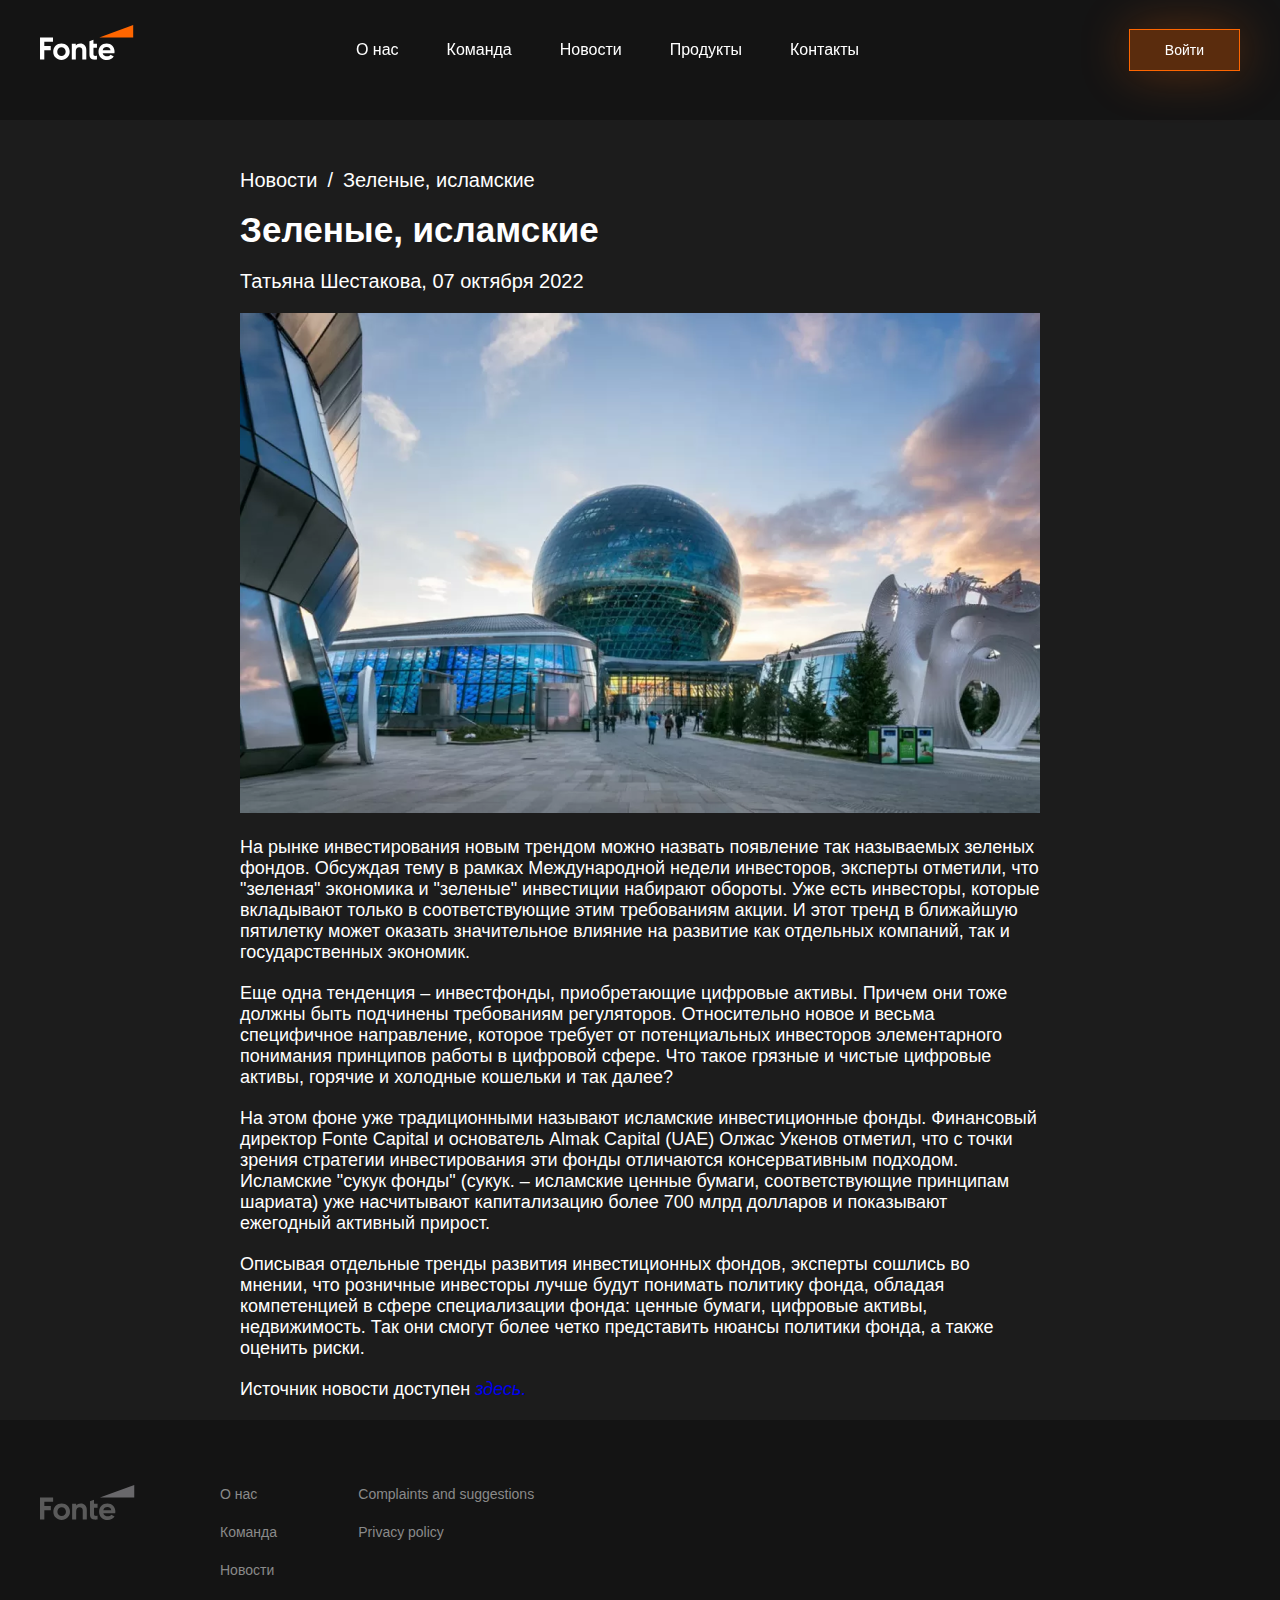
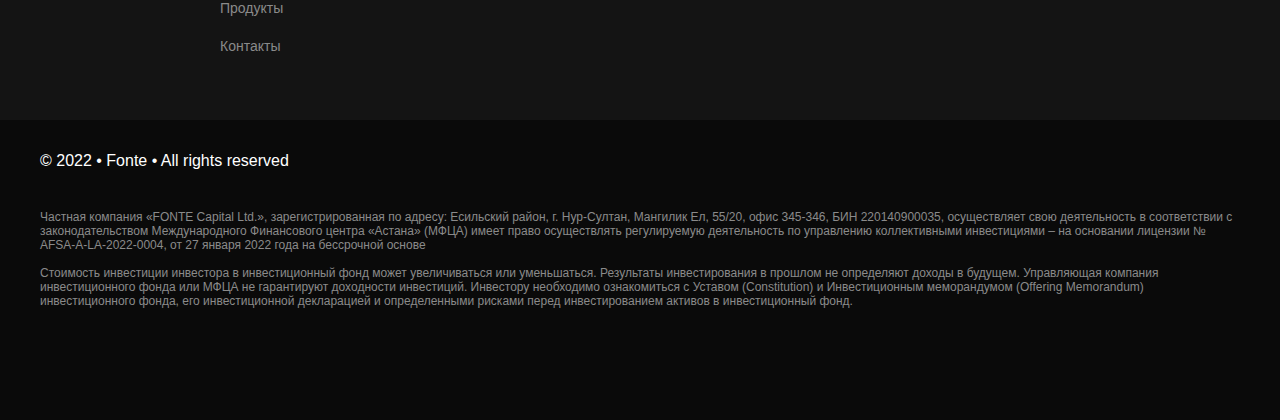
<file: html/news_html/blog_5.html>
<!DOCTYPE html>
<html lang="en">

<head>
  <meta charset="UTF-8">
  <meta name="viewport" content="width=device-width, initial-scale=1.0">
  <title>Fonte</title>
  <link rel="stylesheet" href="../../styles/duplicate_styles.css">
  <link rel="stylesheet" href="../../styles/news_styles/blog_1.css">
  <link rel="icon" type="image/png" sizes="32x32" href="../../images/favicon-32x32.png">
</head>

<body>
  <section id="container">
    <header class="header">
      <nav>
          <ul class='nav-bar'>
              <li class='logo'><a href='../../index.html'><img src='../../images/logo (1).svg ' /></a></li>
              <input type='checkbox' id='check' />
              <span class="menu">
                <li><a href="../../index.html#about_us">О нас</a></li>
                <li><a href="../../index.html#our_team">Команда</a></li>
                <li><a href="../news_html/news.html">Новости</a></li>
                <li><a href="../products_html/products.html">Продукты</a></li>
                <li><a href="../contacts.html">Контакты</a></li>
                  <button class="enter-menu button_style" onclick="toggleLogin()">Войти</button>
                  <label for="check" class="close-menu"><i class="fas fa-times"></i></label>
              </span>
              <button class="enter-main button_style" onclick="toggleLogin()">Войти</button>
              <div class="overlay">
                  <div class="login">
                      <div class="header_1">
                          <h1>Login</h1>
                          <i class="fas fa-times" onclick="toggleLogin()"></i>
                      </div>
                      <div class="body_1">
                          <form action="#" class="form">
                              <input type="text" placeholder="Username" />
                              <input type="password" placeholder="Password" />
                          </form>
                      </div>
                      <div class="footer_1">
                          <button>Login</button>
                      </div>
                  </div>
              </div>
              <label for="check" class="open-menu"><i class="fas fa-bars"></i></label>
          </ul>
      </nav>
  </header>
    <section class="blog_section">
      <div class="blog_div">
        <div class="blog_content">
          <ul class="breadcrumbs">
            <li class="breadcrumbs_link">
              <a href="news.html">Новости</a>
            </li>
            <li class="breadcrumbs_item">Зеленые, исламские</li>
          </ul>
          <h3 class="blog_tittle">Зеленые, исламские</h3>
          <p class="blog_post_author">Татьяна Шестакова, 07 октября 2022</p>
          <div class="blog_img">
            <img src="../../images/blog_images/islam.png" alt="Building">
          </div>
          <div class="blog_text">
            <p>
              На рынке инвестирования новым трендом можно назвать появление так называемых зеленых фондов. Обсуждая тему
              в рамках Международной недели инвесторов, эксперты отметили, что "зеленая" экономика и "зеленые"
              инвестиции набирают обороты. Уже есть инвесторы, которые вкладывают только в соответствующие этим
              требованиям акции. И этот тренд в ближайшую пятилетку может оказать значительное влияние на развитие как
              отдельных компаний, так и государственных экономик.
            </p>
            <p>
              Еще одна тенденция – инвестфонды, приобретающие цифровые активы. Причем они тоже должны быть подчинены
              требованиям регуляторов. Относительно новое и весьма специфичное направление, которое требует от
              потенциальных инвесторов элементарного понимания принципов работы в цифровой сфере. Что такое грязные и
              чистые цифровые активы, горячие и холодные кошельки и так далее?
            </p>
            <p>
              На этом фоне уже традиционными называют исламские инвестиционные фонды. Финансовый директор Fonte Capital
              и основатель Almak Capital (UAE) Олжас Укенов отметил, что с точки зрения стратегии инвестирования эти
              фонды отличаются консервативным подходом. Исламские "сукук фонды" (сукук. – исламские ценные бумаги,
              соответствующие принципам шариата) уже насчитывают капитализацию более 700 млрд долларов и показывают
              ежегодный активный прирост.
            </p>
            <p>

              Описывая отдельные тренды развития инвестиционных фондов, эксперты сошлись во мнении, что розничные
              инвесторы лучше будут понимать политику фонда, обладая компетенцией в сфере специализации фонда: ценные
              бумаги, цифровые активы, недвижимость. Так они смогут более четко представить нюансы политики фонда, а
              также оценить риски.
            </p>
            <p>Источник новости доступен
              <em><a href="https://inbusiness.kz/ru/news/mfca-vydal-pervoe-razreshenie-na-otkrytie-non-exempt-fonda"
                  target="_blank">здесь.</a></em>
            </p>
          </div>
        </div>
      </div>
    </section>
    <section class="middle_menu_section">
      <div class="middle_menu_container">
        <a href="#">
          <img src="../../images/logo_footer.svg" alt="Logo of the website">
          <div class="middle_menu_content">
            <ul class="middle_menu_list">
              <li><a href="../../index.html#about_us">О нас</a></li>
              <li><a href="../../index.html#our_team">Команда</a></li>
              <li><a href="news.html">Новости</a></li>
              <li><a href="../products_html/products.html">Продукты</a></li>
              <li><a href="../contacts.html">Контакты</a></li>
            </ul>
            <ul class="middle_menu_list">
              <li><a href="../Complaints.html">Complaints and suggestions</a></li>
              <li><a href="https://www.freeprivacypolicy.com/live/8a553224-04f3-4cc4-882a-cfde6c605007"
                  target="_blank">Privacy policy</a></li>
            </ul>
          </div>
        </a>
      </div>
    </section>
    <footer>
      <div class="footer_container">
        <div class="footer_tittle">
          <span>&#169; 2022 &bull; Fonte &bull; All rights reserved</span>
        </div>
        <div class="footer_content">
          <p>
            Частная компания «FONTE Capital Ltd.», зарегистрированная по адресу: Есильский район, г. Нур-Султан,
            Мангилик Ел, 55/20, офис 345-346, БИН 220140900035, осуществляет свою деятельность в соответствии с
            законодательством Международного Финансового центра «Астана» (МФЦА) имеет право осуществлять регулируемую
            деятельность по управлению коллективными инвестициями – на основании лицензии № AFSA-A-LA-2022-0004, от 27
            января 2022 года на бессрочной основе
            <br>
            <br>
            Стоимость инвестиции инвестора в инвестиционный фонд может увеличиваться или уменьшаться. Результаты
            инвестирования в прошлом не определяют доходы в будущем. Управляющая компания инвестиционного фонда или МФЦА
            не гарантируют доходности инвестиций. Инвестору необходимо ознакомиться с Уставом (Constitution) и
            Инвестиционным меморандумом (Offering Memorandum) инвестиционного фонда, его инвестиционной декларацией и
            определенными рисками перед инвестированием активов в инвестиционный фонд.
          </p>
        </div>
      </div>
    </footer>
  </section>
  <script src="../../js/login.js"></script>

</body>

</html>
</file>
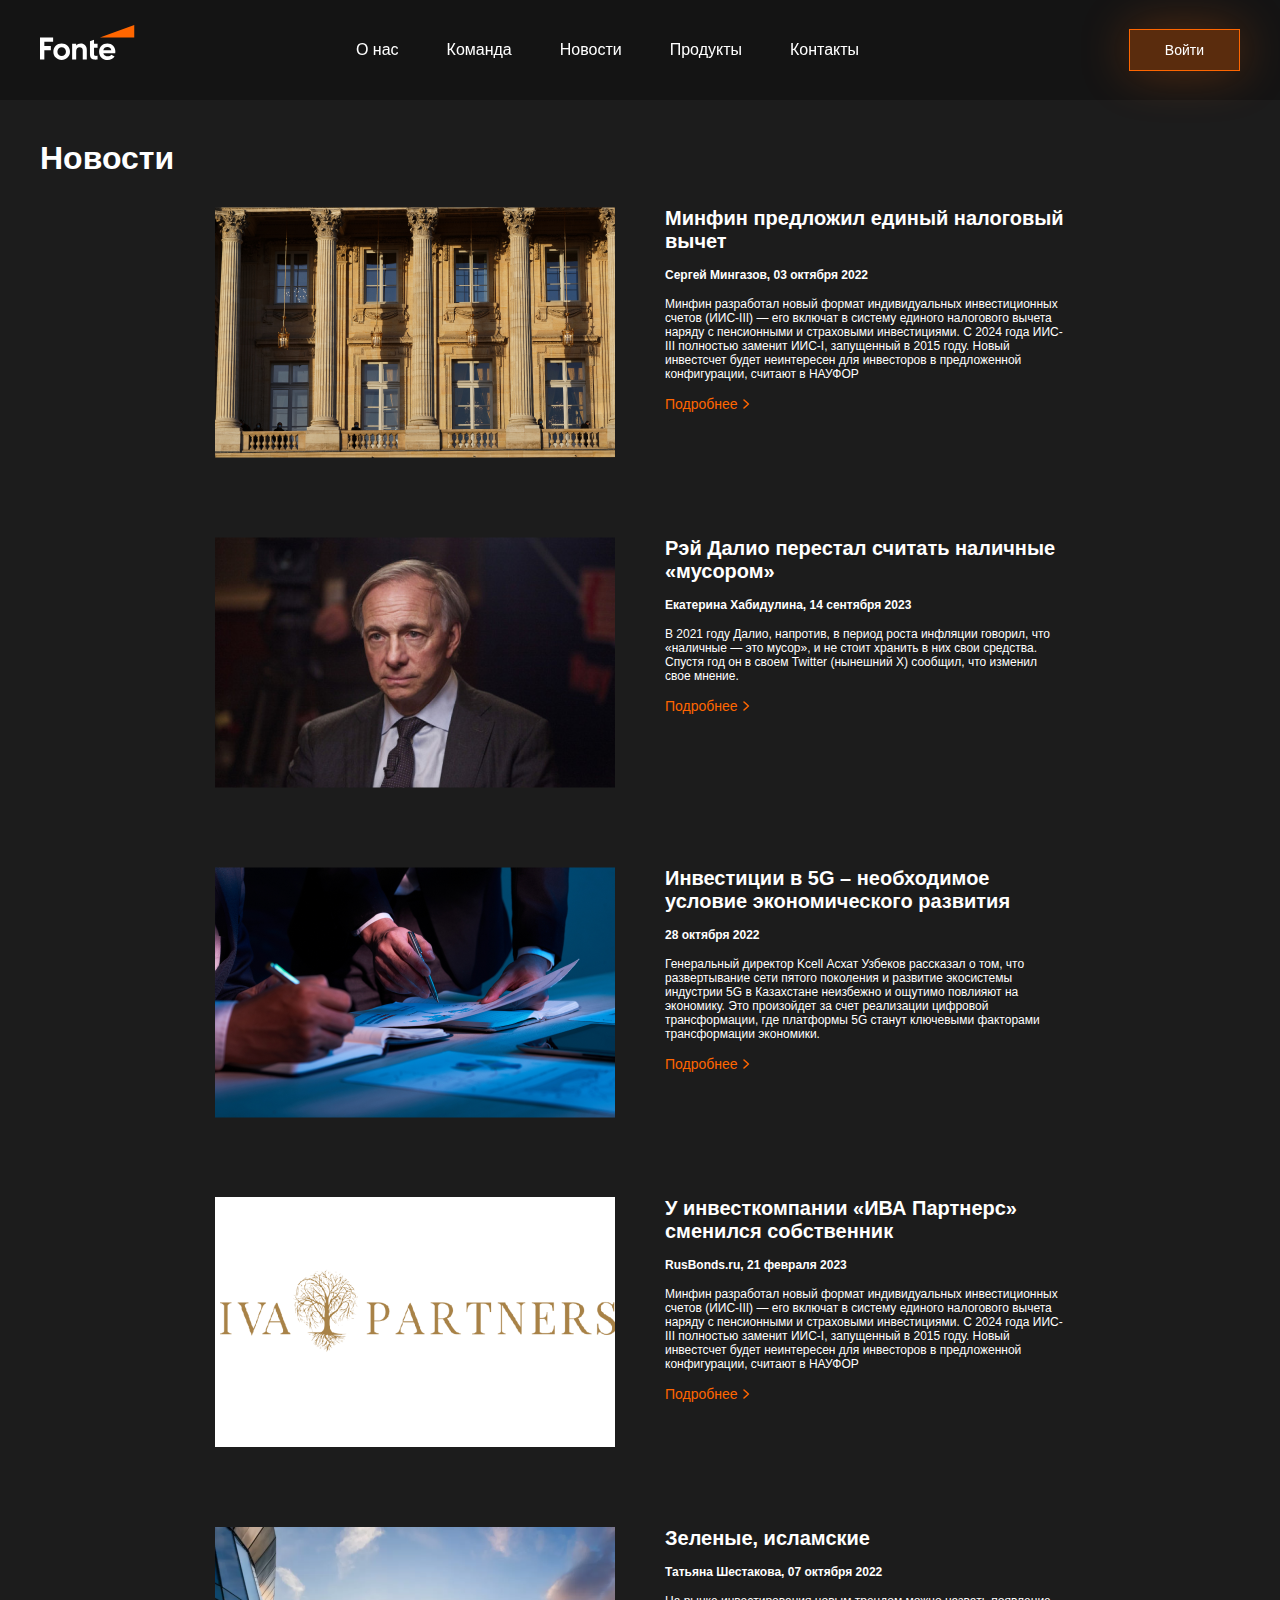
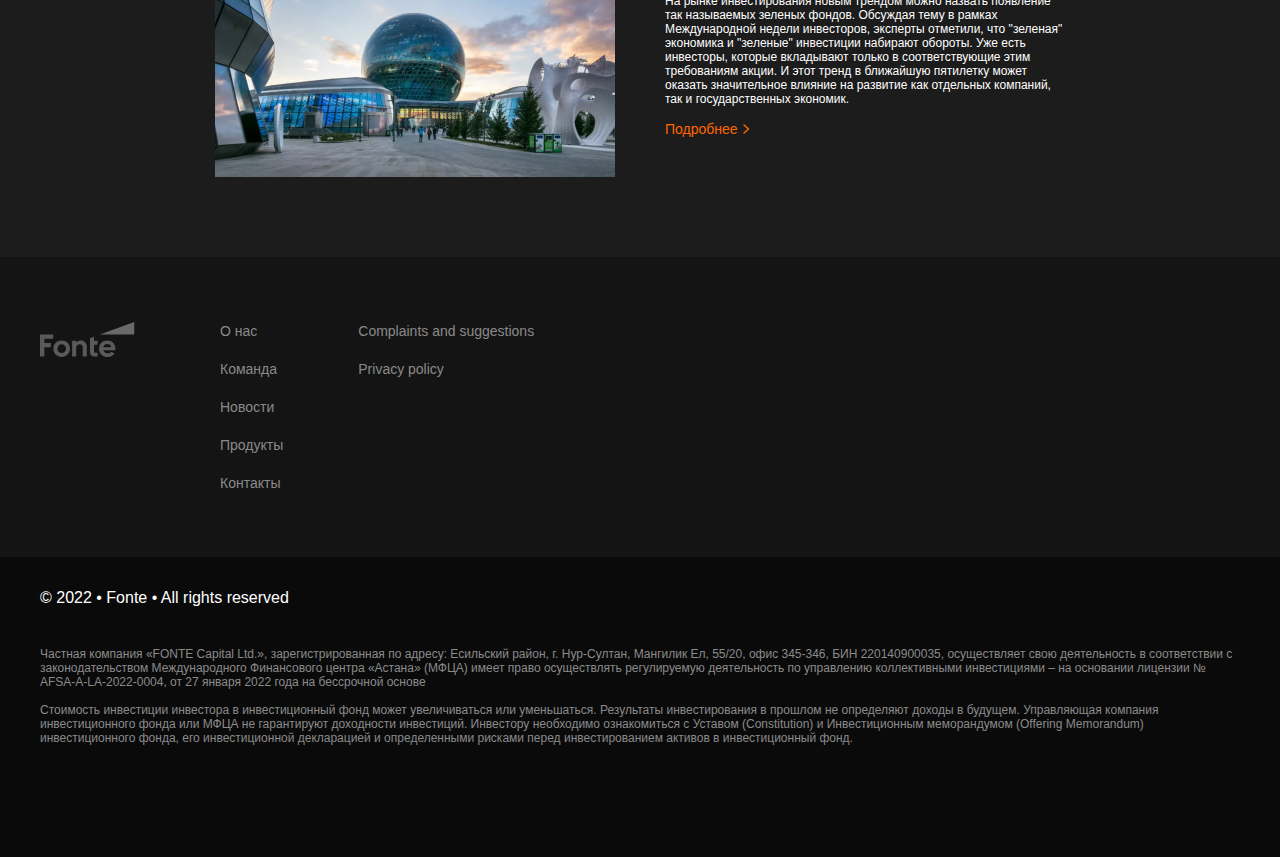
<file: html/news_html/news.html>
<!DOCTYPE html>
<html lang="en">

<head>
  <meta charset="UTF-8">
  <meta name="viewport" content="width=device-width, initial-scale=1.0">
  <title>Fonte</title>
  <link rel="stylesheet" href="../../styles/duplicate_styles.css">
  <link rel="stylesheet" href="../../styles/news_styles/news.css">
  <link rel="icon" type="image/png" sizes="32x32" href="../../images/favicon-32x32.png">
  <link href="https://cdnjs.cloudflare.com/ajax/libs/font-awesome/5.11.2/css/all.css" rel="stylesheet" />

</head>

<body>
  <section id="container">
    <header class="header">
      <nav>
          <ul class='nav-bar'>
              <li class='logo'><a href='../../index.html'><img src='../../images/logo (1).svg ' /></a></li>
              <input type='checkbox' id='check' />
              <span class="menu">
                <li><a href="../../index.html#about_us">О нас</a></li>
                <li><a href="../../index.html#our_team">Команда</a></li>
                <li><a href="../news_html/news.html">Новости</a></li>
                <li><a href="../products_html/products.html">Продукты</a></li>
                <li><a href="../contacts.html">Контакты</a></li>
                  <button class="enter-menu button_style" onclick="toggleLogin()">Войти</button>
                  <label for="check" class="close-menu"><i class="fas fa-times"></i></label>
              </span>
              <button class="enter-main button_style" onclick="toggleLogin()">Войти</button>
              <div class="overlay">
                  <div class="login">
                      <div class="header_1">
                          <h1>Login</h1>
                          <i class="fas fa-times" onclick="toggleLogin()"></i>
                      </div>
                      <div class="body_1">
                          <form action="#" class="form">
                              <input type="text" placeholder="Username" />
                              <input type="password" placeholder="Password" />
                          </form>
                      </div>
                      <div class="footer_1">
                          <button>Login</button>
                      </div>
                  </div>
              </div>
              <label for="check" class="open-menu"><i class="fas fa-bars"></i></label>
          </ul>
      </nav>
  </header>

    <section class="blog_section">
      <div class="blog_div">
        <h1 id="news" class="blog_tittle">Новости</h1>
      </div>
      <ul class="blog_div_list">
        <li class="blog_list">
          <div class="blog_list_img">
            <img class="blog_post_img" src="../../images/blog_images/Minfin.png" alt="Building">
          </div>
          <div class="blog_list_content">
            <h3 class="blog_post_tittle">Минфин предложил единый налоговый вычет</h3>
            <p class="bog_post_author">Сергей Мингазов, 03 октября 2022</p>
            <p class="blog_post_text">
              Минфин разработал новый формат индивидуальных инвестиционных счетов (ИИС-III) — его включат в систему
              единого налогового вычета наряду с пенсионными и страховыми инвестициями. С 2024 года ИИС-III полностью
              заменит ИИС-I, запущенный в 2015 году. Новый инвестсчет будет неинтересен для инвесторов в предложенной
              конфигурации, считают в НАУФОР</p>
            <a href="blog_1.html" class="blog_post_link">Подробнее</a>
          </div>
        </li>
        <li class="blog_list">
          <div class="blog_list_img">
            <img class="blog_post_img" src="../../images/blog_images/Ray.png" alt="Ray">
          </div>
          <div class="blog_list_content">
            <h3 class="blog_post_tittle">Рэй Далио перестал считать наличные «мусором»</h3>
            <p class="bog_post_author">Екатерина Хабидулина, 14 сентября 2023</p>
            <p class="blog_post_text">
              В 2021 году Далио, напротив, в период роста инфляции говорил, что «наличные — это мусор», и не стоит
              хранить в них свои средства. Спустя год он в своем Twitter (нынешний X) сообщил, что изменил свое мнение.
            </p>
            <a href="blog_2.html" class="blog_post_link">Подробнее</a>
          </div>
        </li>
        <li class="blog_list">
          <div class="blog_list_img">
            <img class="blog_post_img" src="../../images/blog_images/5g.png" alt="5g">
          </div>
          <div class="blog_list_content">
            <h3 class="blog_post_tittle">Инвестиции в 5G – необходимое условие экономического развития</h3>
            <p class="bog_post_author">28 октября 2022</p>
            <p class="blog_post_text">
              Генеральный директор Kcell Асхат Узбеков рассказал о том, что развертывание сети пятого поколения и
              развитие экосистемы индустрии 5G в Казахстане неизбежно и ощутимо повлияют на экономику. Это произойдет за
              счет реализации цифровой трансформации, где платформы 5G станут ключевыми факторами трансформации
              экономики.</p>
            <a href="blog_3.html" class="blog_post_link">Подробнее</a>
          </div>
        </li>
        <li class="blog_list">
          <div class="blog_list_img">
            <img class="blog_post_img" src="../../images/blog_images/iva.png" alt="IvaLogo">
          </div>
          <div class="blog_list_content">
            <h3 class="blog_post_tittle">У инвесткомпании «ИВА Партнерс» сменился собственник</h3>
            <p class="bog_post_author">RusBonds.ru, 21 февраля 2023</p>
            <p class="blog_post_text">
              Минфин разработал новый формат индивидуальных инвестиционных счетов (ИИС-III) — его включат в систему
              единого налогового вычета наряду с пенсионными и страховыми инвестициями. С 2024 года ИИС-III полностью
              заменит ИИС-I, запущенный в 2015 году. Новый инвестсчет будет неинтересен для инвесторов в предложенной
              конфигурации, считают в НАУФОР</p>
            <a href="blog_4.html" class="blog_post_link">Подробнее</a>
          </div>
        </li>
        <li class="blog_list">
          <div class="blog_list_img">
            <img class="blog_post_img" src="../../images/blog_images/islam.png" alt="Building">
          </div>
          <div class="blog_list_content">
            <h3 class="blog_post_tittle">Зеленые, исламские</h3>
            <p class="bog_post_author">Татьяна Шестакова, 07 октября 2022</p>
            <p class="blog_post_text">

              На рынке инвестирования новым трендом можно назвать появление так называемых зеленых фондов. Обсуждая тему
              в рамках Международной недели инвесторов, эксперты отметили, что "зеленая" экономика и "зеленые"
              инвестиции набирают обороты. Уже есть инвесторы, которые вкладывают только в соответствующие этим
              требованиям акции. И этот тренд в ближайшую пятилетку может оказать значительное влияние на развитие как
              отдельных компаний, так и государственных экономик.</p>
            <a href="blog_5.html" class="blog_post_link">Подробнее</a>
          </div>
        </li>
      </ul>
    </section>
    <section class="middle_menu_section">
      <div class="middle_menu_container">
        <a href="#">
          <img src="../../images/logo_footer.svg" alt="Logo of the website">
          <div class="middle_menu_content">
            <ul class="middle_menu_list">
              <li><a href="../../index.html#about_us">О нас</a></li>
              <li><a href="../../index.html#our_team">Команда</a></li>
              <li><a href="#news">Новости</a></li>
              <li><a href="../products_html/products.html">Продукты</a></li>
              <li><a href="../contacts.html">Контакты</a></li>
            </ul>
            <ul class="middle_menu_list">
              <li><a href="../Complaints.html">Complaints and suggestions</a></li>
              <li><a href="https://www.freeprivacypolicy.com/live/8a553224-04f3-4cc4-882a-cfde6c605007"
                  target="_blank">Privacy policy</a></li>
            </ul>
          </div>
        </a>
      </div>
    </section>
    <footer>
      <div class="footer_container">
        <div class="footer_tittle">
          <span>&#169; 2022 &bull; Fonte &bull; All rights reserved</span>
        </div>
        <div class="footer_content">
          <p>
            Частная компания «FONTE Capital Ltd.», зарегистрированная по адресу: Есильский район, г. Нур-Султан,
            Мангилик Ел, 55/20, офис 345-346, БИН 220140900035, осуществляет свою деятельность в соответствии с
            законодательством Международного Финансового центра «Астана» (МФЦА) имеет право осуществлять регулируемую
            деятельность по управлению коллективными инвестициями – на основании лицензии № AFSA-A-LA-2022-0004, от 27
            января 2022 года на бессрочной основе
            <br>
            <br>
            Стоимость инвестиции инвестора в инвестиционный фонд может увеличиваться или уменьшаться. Результаты
            инвестирования в прошлом не определяют доходы в будущем. Управляющая компания инвестиционного фонда или МФЦА
            не гарантируют доходности инвестиций. Инвестору необходимо ознакомиться с Уставом (Constitution) и
            Инвестиционным меморандумом (Offering Memorandum) инвестиционного фонда, его инвестиционной декларацией и
            определенными рисками перед инвестированием активов в инвестиционный фонд.
          </p>
        </div>
      </div>
    </footer>
  </section>
  <script src="../../js/login.js"></script>

</body>

</html>
</file>
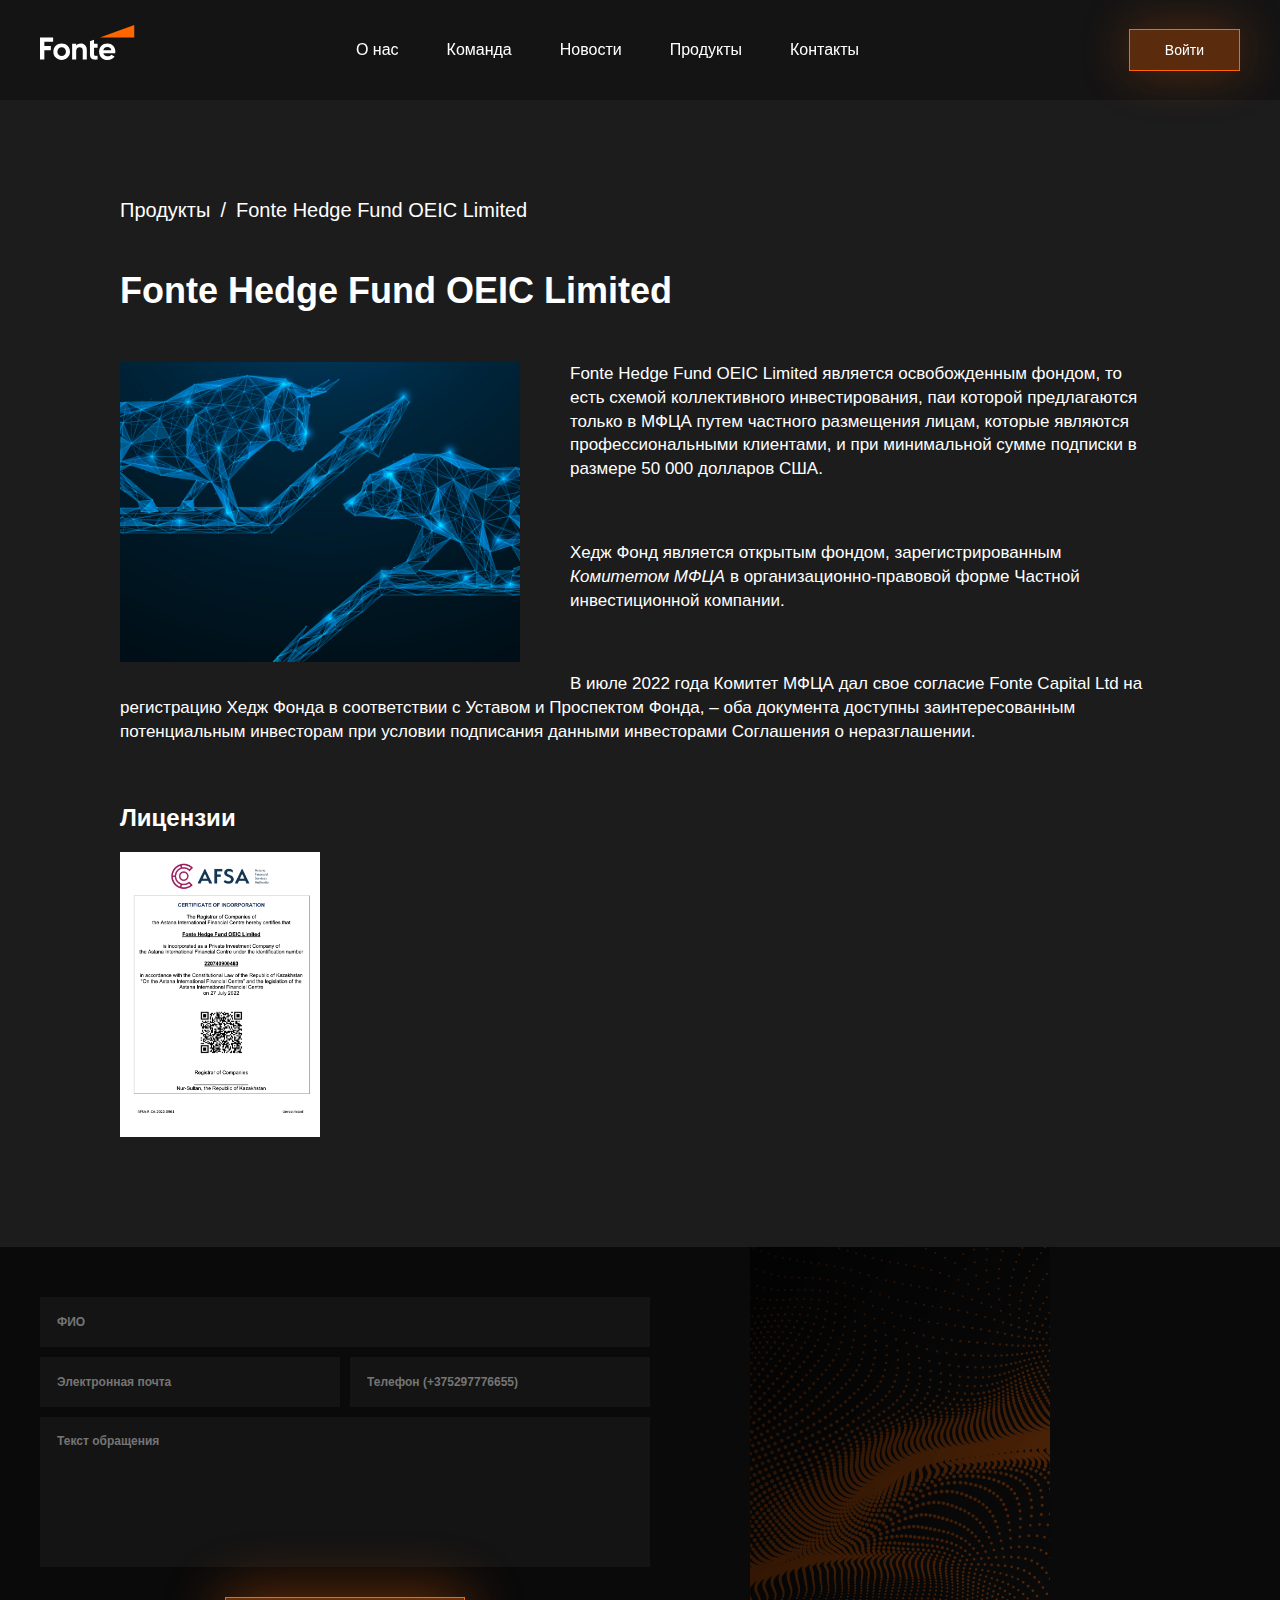
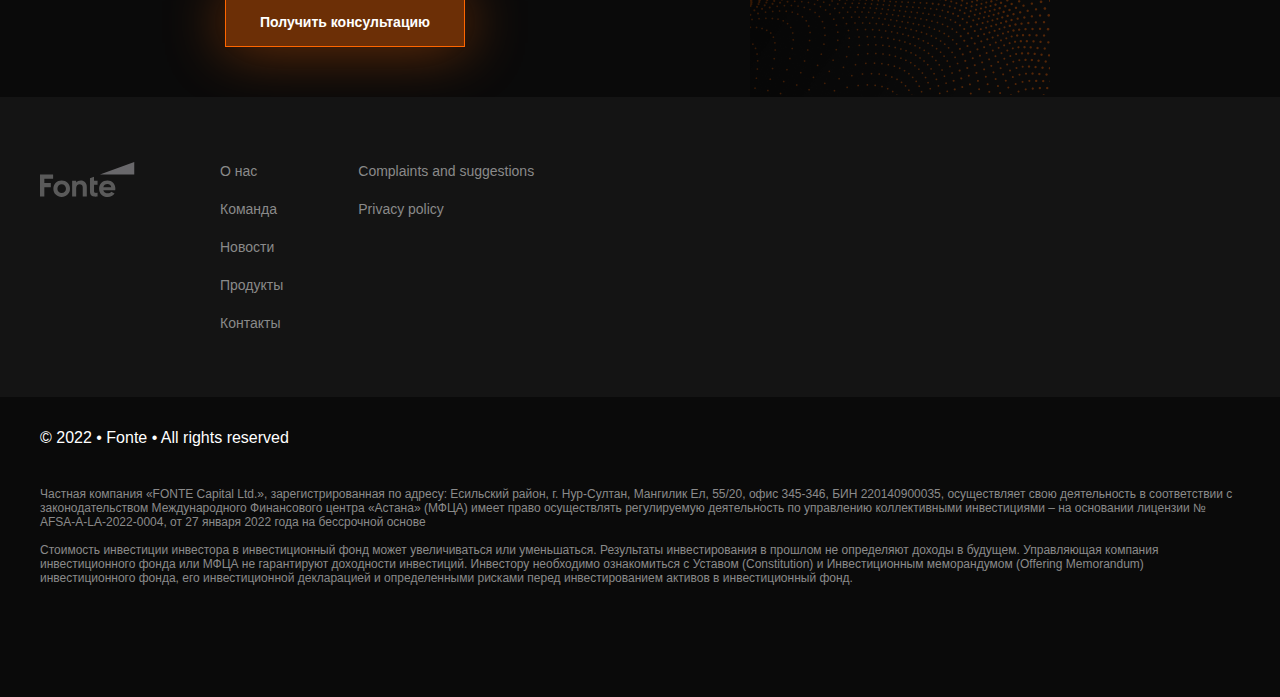
<file: html/products_html/product_1.html>
<!DOCTYPE html>
<html lang="en">

<head>
  <meta charset="UTF-8">
  <meta name="viewport" content="width=device-width, initial-scale=1.0">
  <title>Fonte</title>
  <link rel="stylesheet" href="../../styles/duplicate_styles.css">
  <link rel="stylesheet" href="../../styles/products_styles/products_1.css">
  <link rel="icon" type="image/png" sizes="32x32" href="../../images/favicon-32x32.png">
  <link href="https://cdnjs.cloudflare.com/ajax/libs/font-awesome/5.11.2/css/all.css" rel="stylesheet" />

</head>

<body>
  <section id="container">
    <header class="header">
      <nav>
          <ul class='nav-bar'>
              <li class='logo'><a href='../../index.html'><img src='../../images/logo (1).svg ' /></a></li>
              <input type='checkbox' id='check' />
              <span class="menu">
                <li><a href="../../index.html#about_us">О нас</a></li>
                <li><a href="../../index.html#our_team">Команда</a></li>
                <li><a href="../news_html/news.html">Новости</a></li>
                <li><a href="../products_html/products.html">Продукты</a></li>
                <li><a href="../contacts.html">Контакты</a></li>
                  <button class="enter-menu button_style" onclick="toggleLogin()">Войти</button>
                  <label for="check" class="close-menu"><i class="fas fa-times"></i></label>
              </span>
              <button class="enter-main button_style" onclick="toggleLogin()">Войти</button>
              <div class="overlay">
                  <div class="login">
                      <div class="header_1">
                          <h1>Login</h1>
                          <i class="fas fa-times" onclick="toggleLogin()"></i>
                      </div>
                      <div class="body_1">
                          <form action="#" class="form">
                              <input type="text" placeholder="Username" />
                              <input type="password" placeholder="Password" />
                          </form>
                      </div>
                      <div class="footer_1">
                          <button>Login</button>
                      </div>
                  </div>
              </div>
              <label for="check" class="open-menu"><i class="fas fa-bars"></i></label>
          </ul>
      </nav>
  </header>
    <section class="products_section">
      <div class="products_div">
        <ul class="breadcrumbs">
          <li class="breadcrumbs_link">
            <a href="products.html">Продукты</a>
          </li>
          <li class="breadcrumbs_item">Fonte Hedge Fund OEIC Limited</li>
        </ul>
        <h1 class="products_tittle">Fonte Hedge Fund OEIC Limited</h1>
        <div class="products_content">
          <div class="products_img">
            <img src="../../images/products_images/bison.png" alt="Fonte Hedge Fund OEIC Limited">
          </div>
          <div class="products_text">
            <p>Fonte Hedge Fund OEIC Limited является освобожденным фондом, то есть схемой коллективного инвестирования,
              паи которой предлагаются только в МФЦА путем частного размещения лицам, которые являются профессиональными
              клиентами, и при минимальной сумме подписки в размере 50 000 долларов США.</p>
            <p>Хедж Фонд является открытым фондом, зарегистрированным
              <em><a href="https://publicreg.myafsa.com/details/220740900463/" target="_blank" rel="noopener">Комитетом
                  МФЦА</a></em>
              в организационно-правовой форме Частной инвестиционной компании.
            </p>
            <p>В июле 2022 года Комитет МФЦА дал свое согласие Fonte Capital Ltd на регистрацию Хедж Фонда в
              соответствии с Уставом и Проспектом Фонда, – оба документа доступны заинтересованным потенциальным
              инвесторам при условии подписания данными инвесторами Соглашения о неразглашении.</p>
          </div>
          <div class="products_license">
            <h2 class="products_tittle license">Лицензии</h2>
            <ul class="license_list">
              <li>
                <a href="../../images/products_images/License_1.png" target="_blank" class="products_license_link">
                  <img src="../../images/products_images/License_1.png" alt="License">
                </a>
              </li>
            </ul>
          </div>
        </div>
      </div>
    </section>
    <section class="form_section">
      <div class="contact_form_div">
        <form action="https://fe.it-academy.by/TestForm.php" class="form_div">
          <input class="input_form" name="full_name" type="text" placeholder="ФИО" />
          <div class="form_number_email">
            <input name="email" class="input_form input_form--last" type="email" placeholder="Электронная почта"
              pattern="[a-z0-9._%+\-]+@[a-z0-9.\-]+\.[a-z]{2,}$" required />
            <input name="phone" class="input_form input_form--last" type="tel" placeholder="Телефон (+375297776655)"
              required pattern="(^(\+375|80)(29|25|44|33)(\d\d\d)(\d{2})(\d{2})$)|()|" />
          </div>
          <textarea name="Message" id="Message" class="form_message" placeholder="Текст обращения"></textarea>
          <button class="submit_contact_button" type="submit">Получить консультацию</button>
        </form>
        <div class="form_img">
          <img class="mobile-img" src="../../images/Rectangle_mobile.png" alt="Rectangle">
          <img class="main-img" src="../../images/Rectangle.png" alt="Rectangle" />
        </div>
      </div>
    </section>
    <section class="middle_menu_section">
      <div class="middle_menu_container">
        <a href="#">
          <img src="../../images/logo_footer.svg" alt="Logo of the website">
          <div class="middle_menu_content">
            <ul class="middle_menu_list">
              <li><a href="../../index.html#about_us">О нас</a></li>
              <li><a href="../../index.html#our_team">Команда</a></li>
              <li><a href="../news_html/news.html">Новости</a></li>
              <li><a href="products.html">Продукты</a></li>
              <li><a href="../contacts.html">Контакты</a></li>
            </ul>
            <ul class="middle_menu_list">
              <li><a href="../Complaints.html">Complaints and suggestions</a></li>
              <li><a href="https://www.freeprivacypolicy.com/live/8a553224-04f3-4cc4-882a-cfde6c605007"
                  target="_blank">Privacy policy</a></li>
            </ul>
          </div>
        </a>
      </div>
    </section>
    <footer>
      <div class="footer_container">
        <div class="footer_tittle">
          <span>&#169; 2022 &bull; Fonte &bull; All rights reserved</span>
        </div>
        <div class="footer_content">
          <p>
            Частная компания «FONTE Capital Ltd.», зарегистрированная по адресу: Есильский район, г. Нур-Султан,
            Мангилик Ел, 55/20, офис 345-346, БИН 220140900035, осуществляет свою деятельность в соответствии с
            законодательством Международного Финансового центра «Астана» (МФЦА) имеет право осуществлять регулируемую
            деятельность по управлению коллективными инвестициями – на основании лицензии № AFSA-A-LA-2022-0004, от 27
            января 2022 года на бессрочной основе
            <br>
            <br>
            Стоимость инвестиции инвестора в инвестиционный фонд может увеличиваться или уменьшаться. Результаты
            инвестирования в прошлом не определяют доходы в будущем. Управляющая компания инвестиционного фонда или МФЦА
            не гарантируют доходности инвестиций. Инвестору необходимо ознакомиться с Уставом (Constitution) и
            Инвестиционным меморандумом (Offering Memorandum) инвестиционного фонда, его инвестиционной декларацией и
            определенными рисками перед инвестированием активов в инвестиционный фонд.
          </p>
        </div>
      </div>
    </footer>
  </section>
  <script src="../../js/login.js"></script>

</body>

</html>
</file>
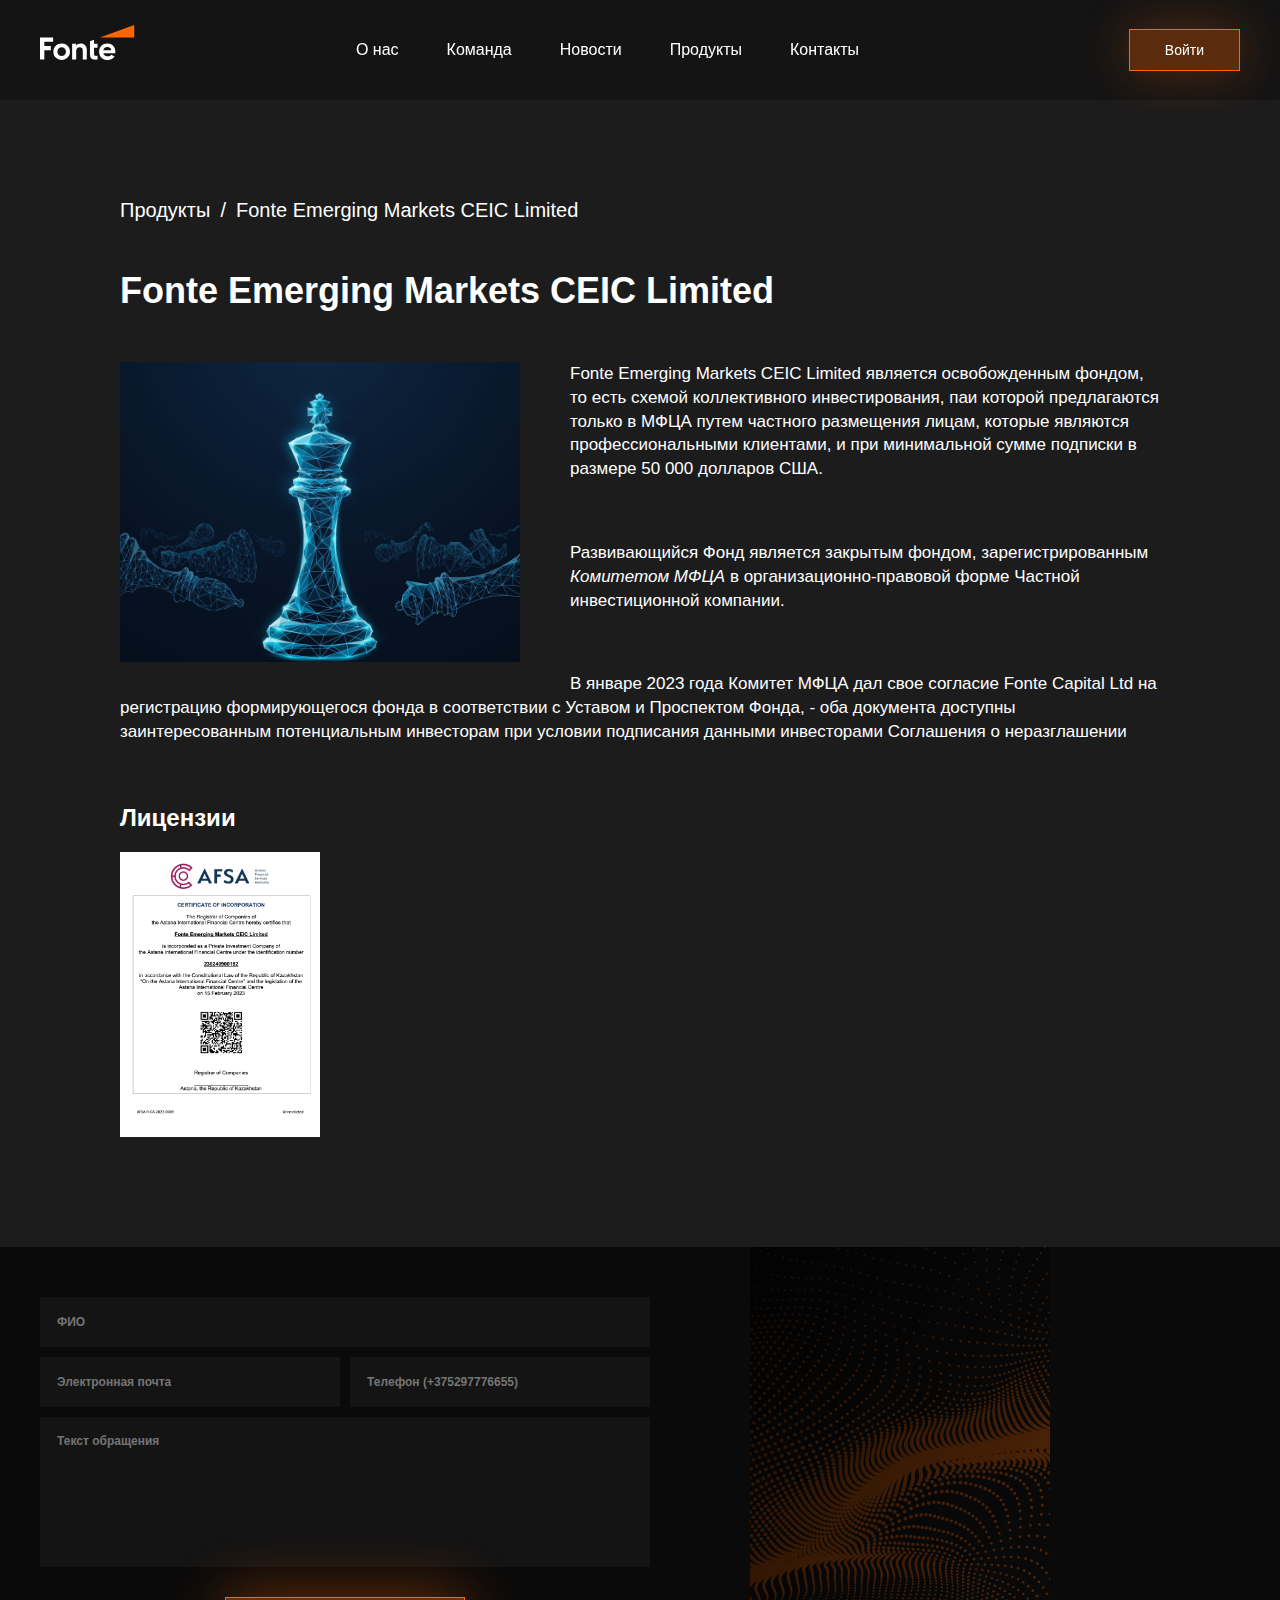
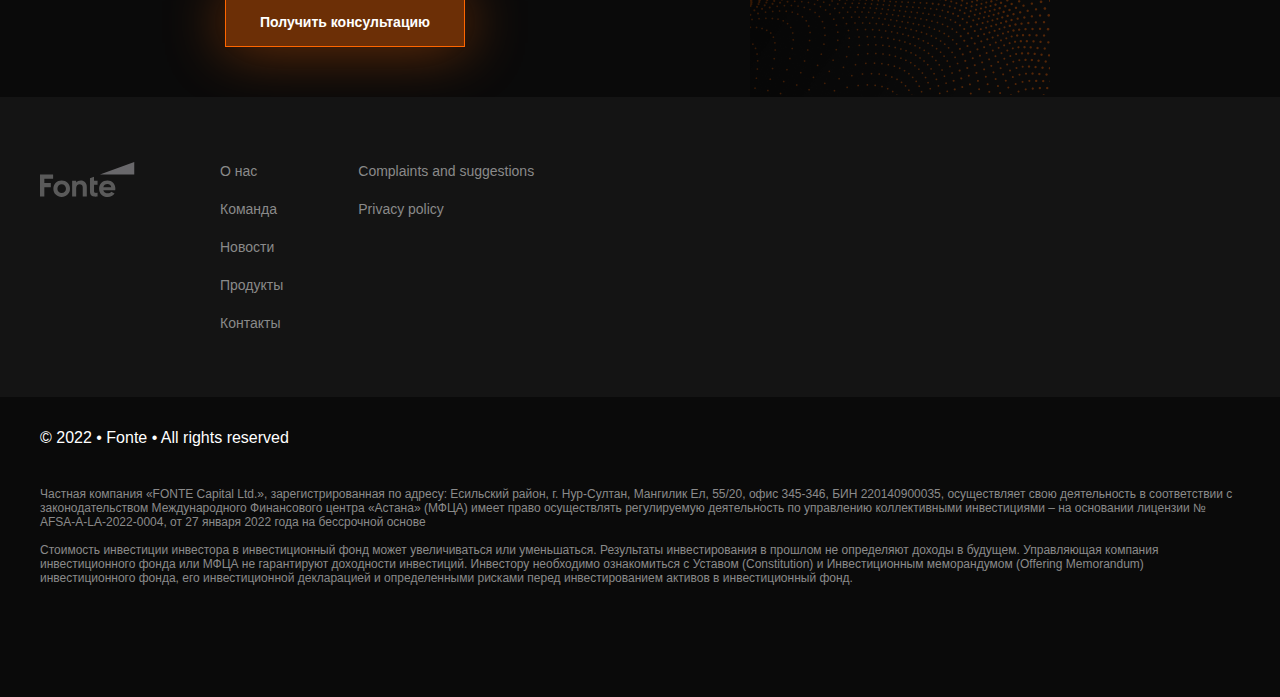
<file: html/products_html/product_2.html>
<!DOCTYPE html>
<html lang="en">

<head>
  <meta charset="UTF-8">
  <meta name="viewport" content="width=device-width, initial-scale=1.0">
  <title>Fonte</title>
  <link rel="stylesheet" href="../../styles/duplicate_styles.css">
  <link rel="stylesheet" href="../../styles/products_styles/products_1.css">
  <link rel="icon" type="image/png" sizes="32x32" href="../../images/favicon-32x32.png">
  <link href="https://cdnjs.cloudflare.com/ajax/libs/font-awesome/5.11.2/css/all.css" rel="stylesheet" />

</head>

<body>
  <section id="container">
    <header class="header">
      <nav>
          <ul class='nav-bar'>
              <li class='logo'><a href='../../index.html'><img src='../../images/logo (1).svg ' /></a></li>
              <input type='checkbox' id='check' />
              <span class="menu">
                <li><a href="../../index.html#about_us">О нас</a></li>
                <li><a href="../../index.html#our_team">Команда</a></li>
                <li><a href="../news_html/news.html">Новости</a></li>
                <li><a href="../products_html/products.html">Продукты</a></li>
                <li><a href="../contacts.html">Контакты</a></li>
                  <button class="enter-menu button_style" onclick="toggleLogin()">Войти</button>
                  <label for="check" class="close-menu"><i class="fas fa-times"></i></label>
              </span>
              <button class="enter-main button_style" onclick="toggleLogin()">Войти</button>
              <div class="overlay">
                  <div class="login">
                      <div class="header_1">
                          <h1>Login</h1>
                          <i class="fas fa-times" onclick="toggleLogin()"></i>
                      </div>
                      <div class="body_1">
                          <form action="#" class="form">
                              <input type="text" placeholder="Username" />
                              <input type="password" placeholder="Password" />
                          </form>
                      </div>
                      <div class="footer_1">
                          <button>Login</button>
                      </div>
                  </div>
              </div>
              <label for="check" class="open-menu"><i class="fas fa-bars"></i></label>
          </ul>
      </nav>
  </header>
    <section class="products_section">
      <div class="products_div">
        <ul class="breadcrumbs">
          <li class="breadcrumbs_link">
            <a href="products.html">Продукты</a>
          </li>
          <li class="breadcrumbs_item">Fonte Emerging Markets CEIC Limited</li>
        </ul>
        <h1 class="products_tittle">Fonte Emerging Markets CEIC Limited</h1>
        <div class="products_content">
          <div class="products_img">
            <img src="../../images/products_images/chah.png" alt="Fonte Emerging Markets CEIC Limited">
          </div>
          <div class="products_text">
            <p>Fonte Emerging Markets CEIC Limited является освобожденным фондом, то есть схемой коллективного
              инвестирования, паи которой предлагаются только в МФЦА путем частного размещения лицам, которые являются
              профессиональными клиентами, и при минимальной сумме подписки в размере 50 000 долларов США.</p>
            <p>Развивающийся Фонд является закрытым фондом, зарегистрированным
              <em><a href="https://publicreg.myafsa.com/details/230240900182/" target="_blank" rel="noopener">Комитетом
                  МФЦА</a></em>
              в организационно-правовой форме Частной инвестиционной компании.
            </p>
            <p>В январе 2023 года Комитет МФЦА дал свое согласие Fonte Capital Ltd на регистрацию формирующегося фонда в
              соответствии с Уставом и Проспектом Фонда, - оба документа доступны заинтересованным потенциальным
              инвесторам при условии подписания данными инвесторами Соглашения о неразглашении</p>
          </div>
          <div class="products_license">
            <h2 class="products_tittle license">Лицензии</h2>
            <ul class="license_list">
              <li>
                <a href="../../images/products_images/License_2.png" target="_blank" class="products_license_link">
                  <img src="../../images/products_images/License_2.png" alt="License">
                </a>
              </li>
            </ul>
          </div>
        </div>
      </div>
    </section>
    <section class="form_section">
      <div class="contact_form_div">
        <form action="https://fe.it-academy.by/TestForm.php" class="form_div">
          <input class="input_form" name="full_name" type="text" placeholder="ФИО" />
          <div class="form_number_email">
            <input name="email" class="input_form input_form--last" type="email" placeholder="Электронная почта"
              pattern="[a-z0-9._%+\-]+@[a-z0-9.\-]+\.[a-z]{2,}$" required />
            <input name="phone" class="input_form input_form--last" type="tel" placeholder="Телефон (+375297776655)"
              required pattern="(^(\+375|80)(29|25|44|33)(\d\d\d)(\d{2})(\d{2})$)|()|" />
          </div>
          <textarea name="Message" id="Message" class="form_message" placeholder="Текст обращения"></textarea>
          <button class="submit_contact_button" type="submit">Получить консультацию</button>
        </form>
        <div class="form_img">
          <img class="mobile-img" src="../../images/Rectangle_mobile.png" alt="Rectangle">
          <img class="main-img" src="../../images/Rectangle.png" alt="Rectangle" />
        </div>
      </div>
    </section>
    <section class="middle_menu_section">
      <div class="middle_menu_container">
        <a href="#">
          <img src="../../images/logo_footer.svg" alt="Logo of the website">
          <div class="middle_menu_content">
            <ul class="middle_menu_list">
              <li><a href="../../index.html#about_us">О нас</a></li>
              <li><a href="../../index.html#our_team">Команда</a></li>
              <li><a href="../news_html/news.html">Новости</a></li>
              <li><a href="products.html">Продукты</a></li>
              <li><a href="../contacts.html">Контакты</a></li>
            </ul>
            <ul class="middle_menu_list">
              <li><a href="../Complaints.html">Complaints and suggestions</a></li>
              <li><a href="https://www.freeprivacypolicy.com/live/8a553224-04f3-4cc4-882a-cfde6c605007"
                  target="_blank">Privacy policy</a></li>
            </ul>
          </div>
        </a>
      </div>
    </section>
    <footer>
      <div class="footer_container">
        <div class="footer_tittle">
          <span>&#169; 2022 &bull; Fonte &bull; All rights reserved</span>
        </div>
        <div class="footer_content">
          <p>
            Частная компания «FONTE Capital Ltd.», зарегистрированная по адресу: Есильский район, г. Нур-Султан,
            Мангилик Ел, 55/20, офис 345-346, БИН 220140900035, осуществляет свою деятельность в соответствии с
            законодательством Международного Финансового центра «Астана» (МФЦА) имеет право осуществлять регулируемую
            деятельность по управлению коллективными инвестициями – на основании лицензии № AFSA-A-LA-2022-0004, от 27
            января 2022 года на бессрочной основе
            <br>
            <br>
            Стоимость инвестиции инвестора в инвестиционный фонд может увеличиваться или уменьшаться. Результаты
            инвестирования в прошлом не определяют доходы в будущем. Управляющая компания инвестиционного фонда или МФЦА
            не гарантируют доходности инвестиций. Инвестору необходимо ознакомиться с Уставом (Constitution) и
            Инвестиционным меморандумом (Offering Memorandum) инвестиционного фонда, его инвестиционной декларацией и
            определенными рисками перед инвестированием активов в инвестиционный фонд.
          </p>
        </div>
      </div>
    </footer>
  </section>
  <script src="../../js/login.js"></script>

</body>

</html>
</file>
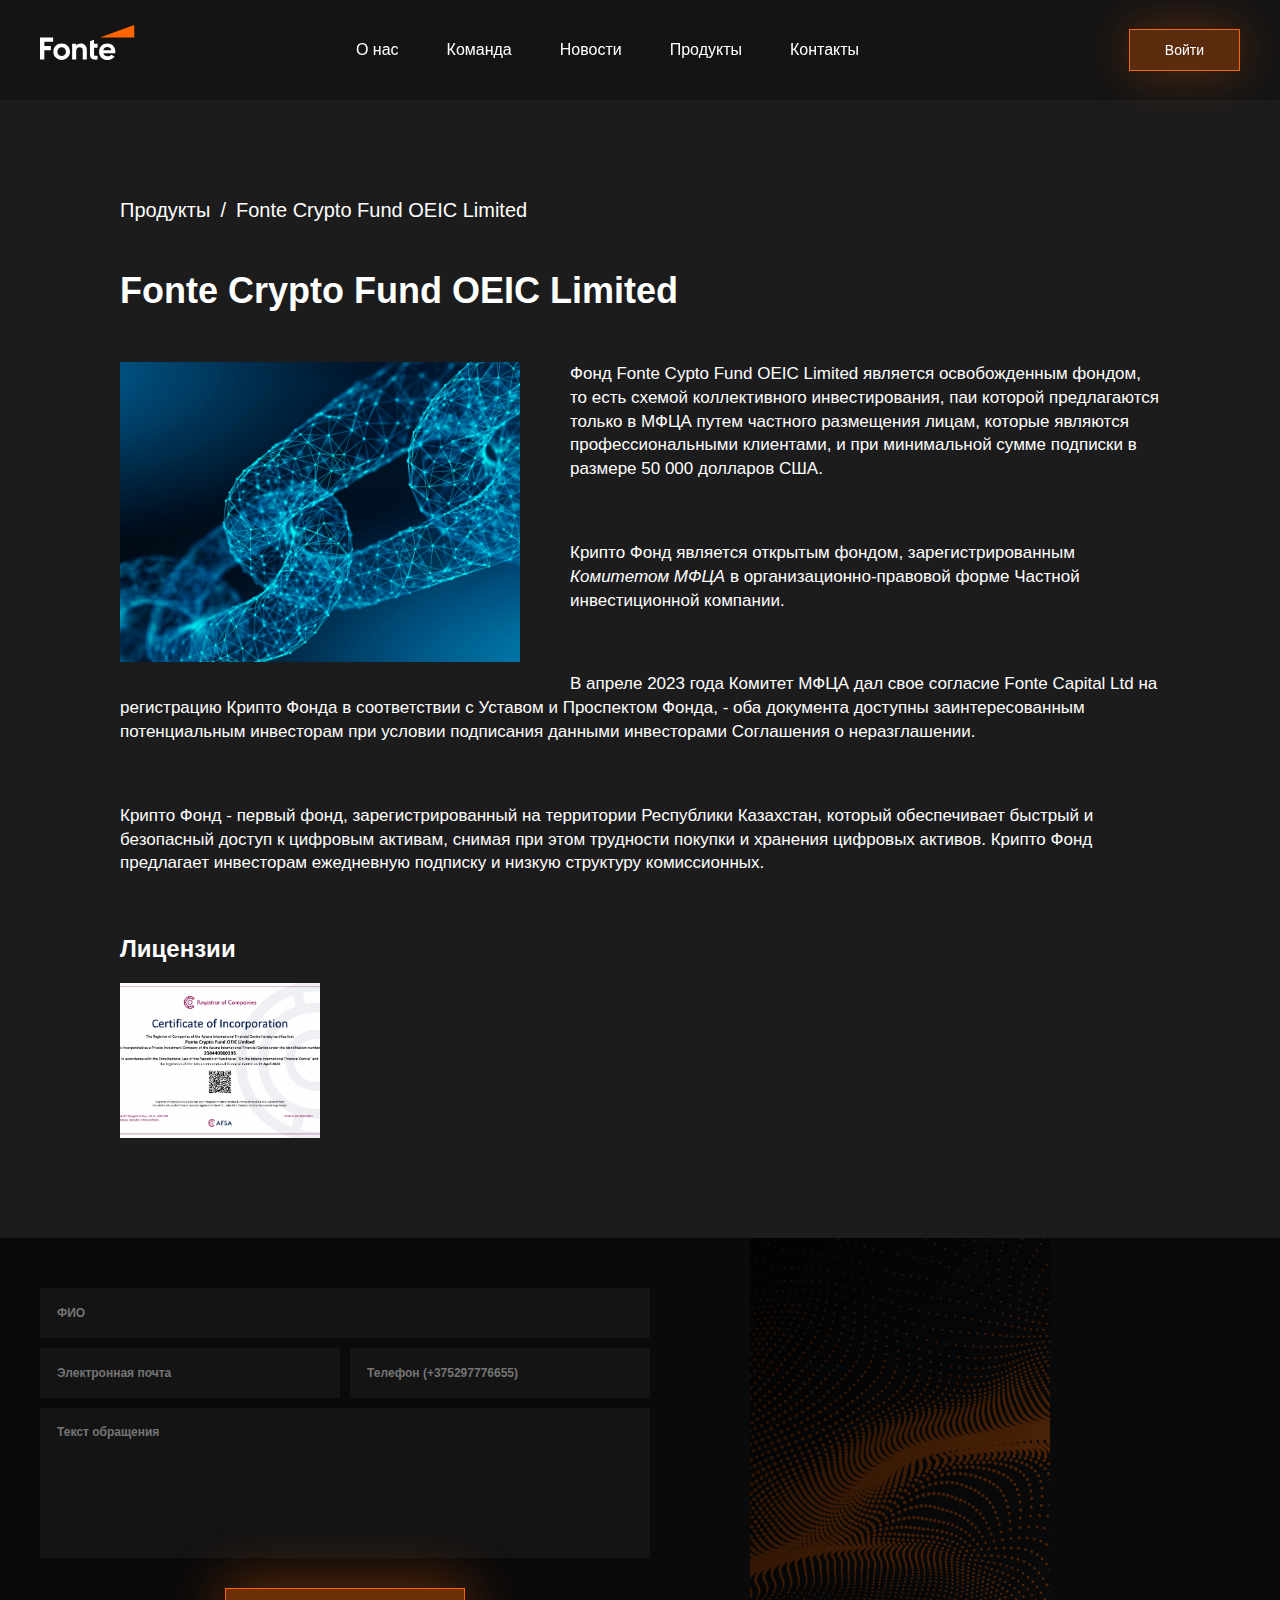
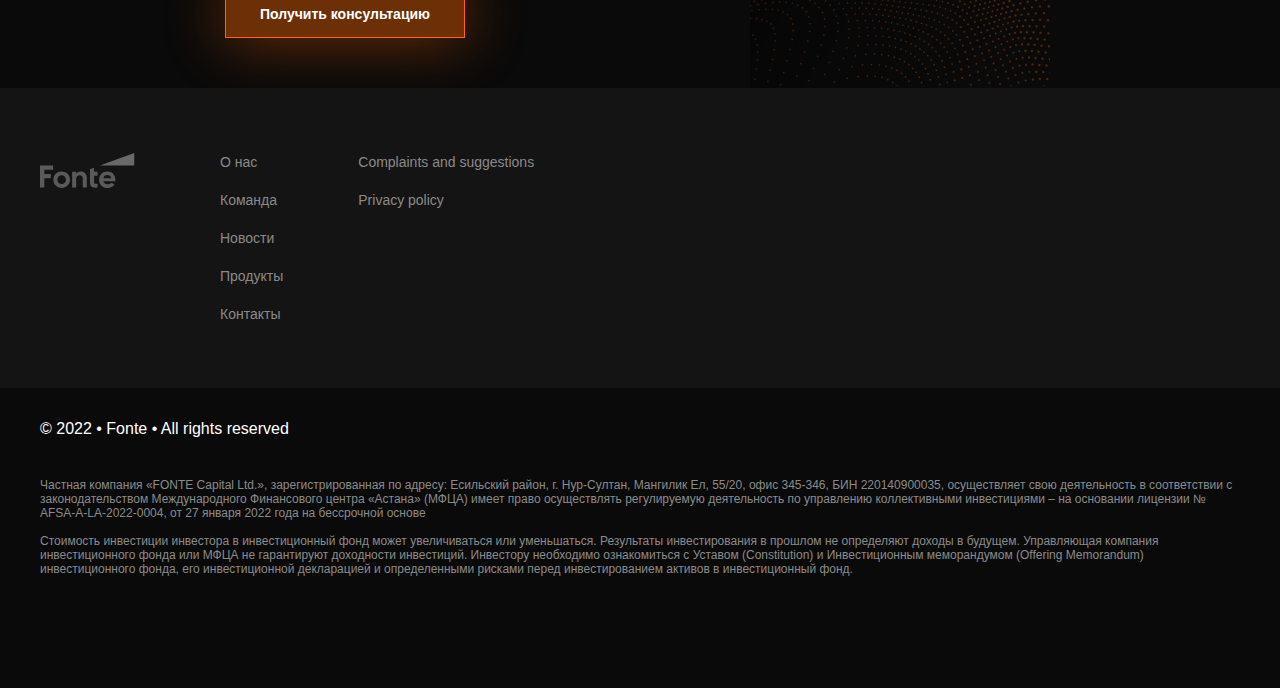
<file: html/products_html/product_3.html>
<!DOCTYPE html>
<html lang="en">

<head>
  <meta charset="UTF-8">
  <meta name="viewport" content="width=device-width, initial-scale=1.0">
  <title>Fonte</title>
  <link rel="stylesheet" href="../../styles/duplicate_styles.css">
  <link rel="stylesheet" href="../../styles/products_styles/products_1.css">
  <link rel="icon" type="image/png" sizes="32x32" href="../../images/favicon-32x32.png">
  <link href="https://cdnjs.cloudflare.com/ajax/libs/font-awesome/5.11.2/css/all.css" rel="stylesheet" />

</head>

<body>
  <section id="container">
    <header class="header">
      <nav>
          <ul class='nav-bar'>
              <li class='logo'><a href='../../index.html'><img src='../../images/logo (1).svg ' /></a></li>
              <input type='checkbox' id='check' />
              <span class="menu">
                <li><a href="../../index.html#about_us">О нас</a></li>
                <li><a href="../../index.html#our_team">Команда</a></li>
                <li><a href="../news_html/news.html">Новости</a></li>
                <li><a href="../products_html/products.html">Продукты</a></li>
                <li><a href="../contacts.html">Контакты</a></li>
                  <button class="enter-menu button_style" onclick="toggleLogin()">Войти</button>
                  <label for="check" class="close-menu"><i class="fas fa-times"></i></label>
              </span>
              <button class="enter-main button_style" onclick="toggleLogin()">Войти</button>
              <div class="overlay">
                  <div class="login">
                      <div class="header_1">
                          <h1>Login</h1>
                          <i class="fas fa-times" onclick="toggleLogin()"></i>
                      </div>
                      <div class="body_1">
                          <form action="#" class="form">
                              <input type="text" placeholder="Username" />
                              <input type="password" placeholder="Password" />
                          </form>
                      </div>
                      <div class="footer_1">
                          <button>Login</button>
                      </div>
                  </div>
              </div>
              <label for="check" class="open-menu"><i class="fas fa-bars"></i></label>
          </ul>
      </nav>
  </header>
    <section class="products_section">
      <div class="products_div">
        <ul class="breadcrumbs">
          <li class="breadcrumbs_link">
            <a href="products.html">Продукты</a>
          </li>
          <li class="breadcrumbs_item">Fonte Crypto Fund OEIC Limited</li>
        </ul>
        <h1 class="products_tittle">Fonte Crypto Fund OEIC Limited</h1>
        <div class="products_content">
          <div class="products_img">
            <img src="../../images/products_images/blockchain.png" alt="Fonte Crypto Fund OEIC Limited">
          </div>
          <div class="products_text">
            <p>Фонд Fonte Cypto Fund OEIC Limited является освобожденным фондом, то есть схемой коллективного
              инвестирования, паи которой предлагаются только в МФЦА путем частного размещения лицам, которые являются
              профессиональными клиентами, и при минимальной сумме подписки в размере 50 000 долларов США. </p>
            <p>Крипто Фонд является открытым фондом, зарегистрированным
              <em><a href="https://publicreg.myafsa.com/details/230440900395/" target="_blank" rel="noopener">Комитетом
                  МФЦА</a></em>
              в организационно-правовой форме Частной инвестиционной компании.
            </p>
            <p>В апреле 2023 года Комитет МФЦА дал свое согласие Fonte Capital Ltd на регистрацию Крипто Фонда в
              соответствии с Уставом и Проспектом Фонда, - оба документа доступны заинтересованным потенциальным
              инвесторам при условии подписания данными инвесторами Соглашения о неразглашении.</p>
            <p>Крипто Фонд - первый фонд, зарегистрированный на территории Республики Казахстан, который обеспечивает
              быстрый и безопасный доступ к цифровым активам, снимая при этом трудности покупки и хранения цифровых
              активов. Крипто Фонд предлагает инвесторам ежедневную подписку и низкую структуру комиссионных.</p>
          </div>
          <div class="products_license">
            <h2 class="products_tittle license">Лицензии</h2>
            <ul class="license_list">
              <li>
                <a href="../../images/products_images/License_3.png" target="_blank" class="products_license_link">
                  <img src="../../images/products_images/License_3.png" alt="License">
                </a>
              </li>
            </ul>
          </div>
        </div>
      </div>
    </section>
    <section class="form_section">
      <div class="contact_form_div">
        <form action="https://fe.it-academy.by/TestForm.php" class="form_div">
          <input class="input_form" name="full_name" type="text" placeholder="ФИО" />
          <div class="form_number_email">
            <input name="email" class="input_form input_form--last" type="email" placeholder="Электронная почта"
              pattern="[a-z0-9._%+\-]+@[a-z0-9.\-]+\.[a-z]{2,}$" required />
            <input name="phone" class="input_form input_form--last" type="tel" placeholder="Телефон (+375297776655)"
              required pattern="(^(\+375|80)(29|25|44|33)(\d\d\d)(\d{2})(\d{2})$)|()|" />
          </div>
          <textarea name="Message" id="Message" class="form_message" placeholder="Текст обращения"></textarea>
          <button class="submit_contact_button" type="submit">Получить консультацию</button>
        </form>
        <div class="form_img">
          <img class="mobile-img" src="../../images/Rectangle_mobile.png" alt="Rectangle">
          <img class="main-img" src="../../images/Rectangle.png" alt="Rectangle" />
        </div>
      </div>
    </section>
    <section class="middle_menu_section">
      <div class="middle_menu_container">
        <a href="#">
          <img src="../../images/logo_footer.svg" alt="Logo of the website">
          <div class="middle_menu_content">
            <ul class="middle_menu_list">
              <li><a href="../../index.html#about_us">О нас</a></li>
              <li><a href="../../index.html#our_team">Команда</a></li>
              <li><a href="../news_html/news.html">Новости</a></li>
              <li><a href="products.html">Продукты</a></li>
              <li><a href="../contacts.html">Контакты</a></li>
            </ul>
            <ul class="middle_menu_list">
              <li><a href="../Complaints.html">Complaints and suggestions</a></li>
              <li><a href="https://www.freeprivacypolicy.com/live/8a553224-04f3-4cc4-882a-cfde6c605007"
                  target="_blank">Privacy policy</a></li>
            </ul>
          </div>
        </a>
      </div>
    </section>
    <footer>
      <div class="footer_container">
        <div class="footer_tittle">
          <span>&#169; 2022 &bull; Fonte &bull; All rights reserved</span>
        </div>
        <div class="footer_content">
          <p>
            Частная компания «FONTE Capital Ltd.», зарегистрированная по адресу: Есильский район, г. Нур-Султан,
            Мангилик Ел, 55/20, офис 345-346, БИН 220140900035, осуществляет свою деятельность в соответствии с
            законодательством Международного Финансового центра «Астана» (МФЦА) имеет право осуществлять регулируемую
            деятельность по управлению коллективными инвестициями – на основании лицензии № AFSA-A-LA-2022-0004, от 27
            января 2022 года на бессрочной основе
            <br>
            <br>
            Стоимость инвестиции инвестора в инвестиционный фонд может увеличиваться или уменьшаться. Результаты
            инвестирования в прошлом не определяют доходы в будущем. Управляющая компания инвестиционного фонда или МФЦА
            не гарантируют доходности инвестиций. Инвестору необходимо ознакомиться с Уставом (Constitution) и
            Инвестиционным меморандумом (Offering Memorandum) инвестиционного фонда, его инвестиционной декларацией и
            определенными рисками перед инвестированием активов в инвестиционный фонд.
          </p>
        </div>
      </div>
    </footer>
  </section>
  <script src="../../js/login.js"></script>

</body>

</html>
</file>
<file: styles/duplicate_styles.css>
html {
  user-select: none;
}
@import url("https://fonts.googleapis.com/css2?family=Montserrat:wght@500&display=swap");

* {
  margin: 0;
  padding: 0;
  -webkit-box-sizing: border-box;
  box-sizing: border-box;
  list-style: none;
  text-decoration: none;
  scroll-behavior: smooth;
  font-family: "Montserrat", sans-serif;

}

body {
  background-color: #0a0a0a;
}

#container {
  display: -webkit-box;
  display: -ms-flexbox;
  display: flex;
  -webkit-box-align: center;
  -ms-flex-align: center;
  align-items: center;
  -webkit-box-orient: vertical;
  -webkit-box-direction: normal;
  -ms-flex-direction: column;
  flex-direction: column;
  width: 100%;
  background: #141414;
}

#container .button_style {
  -webkit-transition: 0.5s;
  transition: 0.5s;
  display: -webkit-box;
  display: -ms-flexbox;
  display: flex;
  padding: 12px 35px 12px 35px;
  -webkit-box-pack: center;
  -ms-flex-pack: center;
  justify-content: center;
  -webkit-box-align: center;
  -ms-flex-align: center;
  align-items: center;
  color: #fff;
  font-family: "Montserrat", sans-serif;
  font-size: 14px;
  font-weight: 500;
  border: 1.5px solid #f60;
  background: rgba(255, 102, 0, 0.3);
  -webkit-box-shadow: 0px 0px 50px 0px rgba(255, 102, 0, 0.3);
  box-shadow: 0px 0px 50px 0px rgba(255, 102, 0, 0.3);
}

#container .button_style:hover {
  cursor: pointer;
  background-color: orange;
  color: white;
}
#container .enter-menu {
  display: none;
}
.header {
  background-color: #141414;
  width: 100%;
  max-width: 1260px;
  margin: 0 auto;
  padding: 0px 30px 0 30px;
  height: 100px;
  position: fixed;
  z-index: 10;
  backdrop-filter: blur(5px);
}

#container .header .overlay {
  margin-top: 425px;
  position: fixed;
  display: none;
  -webkit-box-align: center;
      -ms-flex-align: center;
          align-items: center;
  -webkit-box-pack: center;
      -ms-flex-pack: center;
          justify-content: center;
  height: 100vh;
  width: 100%;
  z-index: 100;
}
#container .header .overlay.open {
  -webkit-box-pack: center;
      -ms-flex-pack: center;
          justify-content: center;
  display: -webkit-box;
  display: -ms-flexbox;
  display: flex;
  -webkit-animation: show-overlay 0.5s;
          animation: show-overlay 0.5s;
}
#container .header .overlay .login {
  margin-right: 100px;
  padding: 50px 25px;
  background: #0a0a0a;
  border-radius: 15px;
}
#container .header .overlay .login .header_1 {
  position: relative;
}
#container .header .overlay .login .header_1 h1 {
  font-family: "Montserrat", sans-serif;
  text-align: center;
  text-transform: uppercase;
  color: #fff;
  padding-bottom: 7px;
  border-bottom: 2px solid #f60;
}
#container .header .overlay .login .header_1 i {
  cursor: pointer;
  position: absolute;
  top: 0;
  right: 0;
  font-size: 20px;
  color: #fff;
  -webkit-transition: 0.5s;
  transition: 0.5s;
}
#container .header .overlay .login .header_1 i:hover {
  color: #f60;
}
#container .header .overlay .login .body_1 .form input {
  display: block;
  padding: 10px;
  margin: 25px 10px;
  outline: none;
  border: none;
  color: white;
  background-color: #141414;
  -webkit-transition: 0.5s;
  transition: 0.5s;
}
#container .header .overlay .login .body_1 .form input:focus {
  outline: none;
  border: 1px solid #f60;
  background: #231309;
  -webkit-box-shadow: 0px 0px 60px 0px rgba(255, 102, 0, 0.181);
          box-shadow: 0px 0px 60px 0px rgba(255, 102, 0, 0.181);
}
#container .header .overlay .login .footer_1 {
  position: relative;
  height: 40px;
  width: 100%;
}
#container .header .overlay .login .footer_1 button {
  cursor: pointer;
  color: #fff;
  position: absolute;
  padding: 10px;
  min-width: 100px;
  left: 50%;
  -webkit-transform: translateX(-50%);
          transform: translateX(-50%);
  border: 1.5px solid #f60;
  background: rgba(255, 102, 0, 0.3);
  -webkit-box-shadow: 0px 0px 50px 0px rgba(255, 102, 0, 0.3);
          box-shadow: 0px 0px 50px 0px rgba(255, 102, 0, 0.3);
  -webkit-transition: 0.5s;
  transition: 0.5s;
}
#container .header .overlay .login .footer_1 button:hover {
  background-color: orange;
  color: white;
}
.nav-bar {
  margin-top: 25px;
  width: 100%;
  display: flex;
  justify-content: space-between;
  align-items: center;
  list-style: none;
  position: relative;
}
.nav-bar .logo {
  margin-bottom: 15px;
  width: 94.221px;
  height: 35px;
}
.menu {
  display: flex;
  align-items: center;
}

.menu li:not(:last-child) {
  padding-right: 48px;
}

.menu li a {
  font-family: "Montserrat", sans-serif;
  display: inline-block;
  text-decoration: none;
  color: #fff;
  text-align: center;
  transition: 0.15s ease-in-out;
  position: relative;

}

.menu li a::after {
  content: "";
  position: absolute;
  bottom: 0;
  left: 0;
  width: 0;
  height: 1px;
  background-color: #fff;
  transition: 0.15s ease-in-out;
}

.menu li a:hover:after {
  width: 100%;
}

.open-menu, .close-menu {
  transition: 0.5s;
  position: absolute;
  color: var(--color1);
  cursor: pointer;
  font-size: 14px;
  display: none;
}
.open-menu, .close-menu:hover {
  color: #f60;
}

.open-menu {
  top: 50%;
  right: 20px;
  transform: translateY(-50%);
}

.close-menu {
  top: 20px;
  right: 20px;
}

#check {
  display: none;
}

@media all and (max-width: 900px) {
  
  .menu {
    display: inline-flex;
    flex-direction: column;
    align-items: flex-start;
    gap: 30px;
    width: 430px;
    height: 930px;
    position: fixed;
    top: 0;
    right: -1000%;
    z-index: 100;
    background-color: #141414;
    transition: all 0.4s ease-in-out;
  }

  .menu li {
    margin-left: 50px;
  }
  .menu li:first-child {
    margin-top: 40px;
  }
  .menu li a {
    padding: 10px;
  }

  .open-menu, .close-menu {
    display: block;
    color: white;
  }
  @media all and (max-width: 450px) {
    .menu {
      width: 100%;
    }
  }
  #check:checked~.menu {
    right: 0;
  }
  #container .enter-main {
    display: none;
  }
  #container .header nav .nav-bar .menu .enter-menu {
    margin-left: 50px;
    display: block;
  }
}

#container .middle_menu_section {
  width: 100%;
  background: #141414;
}

#container .middle_menu_section .middle_menu_container {
  max-width: 1260px;
  width: 100%;
  margin: 0 auto;
  padding: 0px 30px 0 30px;
  height: 300px;
  display: -webkit-box;
  display: -ms-flexbox;
  display: flex;
  -webkit-box-align: start;
  -ms-flex-align: start;
  align-items: start;
  -ms-flex-wrap: wrap;
  flex-wrap: wrap;
}

#container .middle_menu_section .middle_menu_container a img {
  margin-top: 65px;
}

#container .middle_menu_section .middle_menu_container .middle_menu_content {

  margin-top: 65px;
  margin-left: 85px;
  display: -webkit-box;
  display: -ms-flexbox;
  display: flex;
}

#container .middle_menu_section .middle_menu_container .middle_menu_content .middle_menu_list {
  display: -webkit-box;
  display: -ms-flexbox;
  display: flex;
  -webkit-box-align: start;
  -ms-flex-align: start;
  align-items: start;
  -webkit-box-orient: vertical;
  -webkit-box-direction: normal;
  -ms-flex-direction: column;
  flex-direction: column;
}

#container .middle_menu_section .middle_menu_container .middle_menu_content .middle_menu_list:not(:last-child) {
  margin-right: 75px;
}

#container .middle_menu_section .middle_menu_container .middle_menu_content .middle_menu_list li:not(:last-child) {
  margin-bottom: 20px;
}

#container .middle_menu_section .middle_menu_container .middle_menu_content .middle_menu_list li a {
  -webkit-transition: 0.5s;
  transition: 0.5s;
  color: #8a8a8a;
  font-family: "Montserrat", sans-serif;
  font-size: 14px;
  font-weight: 500;
}

#container .middle_menu_section .middle_menu_container .middle_menu_content .middle_menu_list li a:hover {
  color: #f60;
}

#container footer {
  height: 300px;
  width: 100%;
  background-color: #0a0a0a;
}

#container footer .footer_container {
  max-width: 1260px;
  width: 100%;
  margin: 0 auto;
  padding: 0px 30px 0 30px;
}

#container footer .footer_container .footer_tittle {
  margin-top: 32px;
  margin-bottom: 40px;
  display: -webkit-box;
  display: -ms-flexbox;
  display: flex;
  -webkit-box-pack: justify;
  -ms-flex-pack: justify;
  justify-content: space-between;
  -webkit-box-align: center;
  -ms-flex-align: center;
  align-items: center;
}

#container footer .footer_container .footer_tittle span {
  color: #FFF;
  font-family: "Montserrat", sans-serif;
  font-size: 16px;
  font-weight: 500;
}

#container footer .footer_container .footer_content {
  color: #8a8a8a;
  font-family: "Montserrat", sans-serif;
  font-size: 12px;
  font-weight: 400;
}

#container .form_section {
  width: 100%;
  background: #0a0a0a;
}

#container .form_section .contact_form_div {
  padding: 0px 30px 0 30px;
  margin: 0 auto;
  max-width: 1260px;
  display: -webkit-box;
  display: -ms-flexbox;
  display: flex;
  -webkit-box-align: center;
  -ms-flex-align: center;
  align-items: center;
}

#container .form_section .contact_form_div .form_div {
  margin-right: 100px;
  max-width: 610px;
  width: 100%;
}

#container .form_section .contact_form_div .form_div .input_form {
  color: #fff;
  font-family: "Montserrat", sans-serif;
  font-size: 12px;
  font-weight: 600;
  display: -webkit-box;
  display: -ms-flexbox;
  display: flex;
  min-width: 100%;
  height: 50px;
  padding-left: 17px;
  margin-bottom: 10px;
  -webkit-box-align: center;
  -ms-flex-align: center;
  align-items: center;
  background-color: #141414;
  border: none;
}

#container .form_section .contact_form_div .form_div .input_form:focus {
  outline: none;
  border: 1px solid #f60;
  background: #231309;
  -webkit-box-shadow: 0px 0px 60px 0px rgba(255, 102, 0, 0.181);
  box-shadow: 0px 0px 60px 0px rgba(255, 102, 0, 0.181);
}

#container .form_section .contact_form_div .form_number_email {
  display: -webkit-box;
  display: -ms-flexbox;
  display: flex;
}

#container .form_section .contact_form_div .form_number_email:focus {
  outline: none;
  border: 1px solid #f60;
  background: #231309;
  -webkit-box-shadow: 0px 0px 60px 0px rgba(255, 102, 0, 0.181);
  box-shadow: 0px 0px 60px 0px rgba(255, 102, 0, 0.181);
}

#container .form_section .contact_form_div .form_number_email .input_form--last {
  min-width: 49.2%;
  margin-right: 10px;
}

#container .form_section .contact_form_div .form_img {
  width: 300px;
  height: 450px;
}

#container .form_section .contact_form_div .form_img .mobile-img {
  display: none;
}

#container .form_section .form_message {
  border: none;
  color: #fff;
  font-family: "Montserrat", sans-serif;
  font-size: 12px;
  font-weight: 600;
  display: -webkit-box;
  display: -ms-flexbox;
  display: flex;
  height: 150px;
  padding: 17px;
  width: 100%;
  -webkit-box-align: center;
  -ms-flex-align: center;
  align-items: center;
  background: #141414;
  resize: none;
}

#container .form_section .form_message:focus {
  outline: none;
  border: 1px solid #f60;
  background: #231309;
  -webkit-box-shadow: 0px 0px 60px 0px rgba(255, 102, 0, 0.181);
  box-shadow: 0px 0px 60px 0px rgba(255, 102, 0, 0.181);
}

#container .form_section .submit_contact_button {
  cursor: pointer;
  -webkit-transition: 0.5s;
  transition: 0.5s;
  color: #fff;
  font-family: "Montserrat", sans-serif;
  font-size: 14px;
  font-weight: 600;
  margin: 0 auto;
  margin-top: 30px;
  display: -webkit-box;
  display: -ms-flexbox;
  display: flex;
  height: 50px;
  padding: 17px 33.5px 16px 33.5px;
  -webkit-box-pack: center;
  -ms-flex-pack: center;
  justify-content: center;
  -webkit-box-align: center;
  -ms-flex-align: center;
  align-items: center;
  border: 1px solid #f60;
  background: rgba(255, 102, 0, 0.4);
  -webkit-box-shadow: 0px 0px 60px 0px rgba(255, 102, 0, 0.45);
  box-shadow: 0px 0px 60px 0px rgba(255, 102, 0, 0.45);
}

#container .form_section .submit_contact_button:hover {
  background-color: orange;
  color: white;
}

@media all and (max-width: 610px) {
  #container .middle_menu_section .middle_menu_container {
    margin-bottom: 150px;
  }

  #container .middle_menu_section .middle_menu_container .middle_menu_content {
    margin-left: 0px;
    display: grid;
  }
}

@media all and (max-width: 680px) {
  #container .form_section .contact_form_div {
    display: grid;
    margin-top: 20px;
  }

  #container .form_section .contact_form_div .form_img {
    height: 250px;
    width: 100%;
  }

  #container .form_section .contact_form_div .form_img .main-img {
    display: none;
  }

  #container .form_section .contact_form_div .form_img .mobile-img {
    display: block;
    height: 250px;
    width: 100%;
  }

  #container .form_section .contact_form_div .form_div .form_number_email {
    display: grid;
  }

  #container .form_section .contact_form_div .form_div .form_number_email input {
    width: 100%;
  }
}
</file>
<file: styles/complaints.css>
.complaints_section {
  margin-top: 120px;
  background-color: #232323;
  width: 100%;
  height: fit-content;
}

.complaints_div {
  max-width: 1260px;
  width: 100%;
  margin: 0 auto;
  padding: 0px 30px 0 30px;
}

.complaints_content {
  max-width: 800px;
  width: 100%;
  margin: 0 auto;
}

.complaints_tittle {
  margin-top: 20px;
  font-family: "Montserrat", sans-serif;
  font-weight: 700;
  font-size: 32px;
  line-height: 39px;
  color: #FFFFFF;
}

.complaints_text {
  margin-top: 20px;
  font-family: "Montserrat", sans-serif;
  font-weight: 500;
  font-size: 18px;
  color: #FFFFFF;
}

.breadcrumbs {
  gap: 10px;
  display: flex;
  font-family: "Montserrat", sans-serif;
  font-weight: 400;
  font-size: 15px;
  line-height: 20px;
  color: #FFFFFF;
}

.breadcrumbs_link a::after {
  content: "\002F";
  margin-left: 10px;
}

.breadcrumbs_link a {
  color: #FFFFFF;
}
</file>
<file: styles/contacts.css>
.contacts_section {
  margin-top: 120px;
  width: 100%;
  background-color: #1c1c1c;
  color: #fff;
}

.contacts_container {
  max-width: 1260px;
  width: 100%;
  margin: 0 auto;
  padding: 0px 30px 0 30px;
}

.contacts_div {
  justify-content: space-between;
  display: flex;
  margin-bottom: 100px;
}

.contacts_content {
  width: 100%;
}

.contacts_tittle {
  margin-top: 100px;
  margin-bottom: 50px;
  color: #FFF;
  font-family: "Montserrat", sans-serif;
  font-size: 36px;
  font-weight: 800;
}

.contacts_info {
  font-style: normal;
  max-width: 680px;
  color: #FFF;
  font-family: "Montserrat", sans-serif;
  font-size: 20px;
  font-weight: 600;
  line-height: 140%;
  /* 28px */
}

.contacts_info_description {
  margin-bottom: 30px;
  font-weight: 400;
}

.contacts_form {
  margin-top: 100px;
  margin-left: 60px;
  width: 100%;
}

.form_div {
  max-width: 400px;
  width: 100%;
}

.input_form {
  color: #fff;
  font-family: "Montserrat", sans-serif;
  font-size: 12px;
  font-weight: 600;
  display: flex;
  min-width: 100%;
  height: 50px;
  padding-left: 17px;
  margin-bottom: 10px;
  align-items: center;
  background-color: #141414;
  border: none;
}

.input_form:focus {
  outline: none;
  border: 1px solid #f60;
  background: rgb(35, 19, 9);
  box-shadow: 0px 0px 60px 0px rgba(255, 102, 0, 0.181);
}

.submit_contact_button {
  width: 100%;
  cursor: pointer;
  transition: 0.5s;
  color: #fff;
  font-family: "Montserrat", sans-serif;
  font-size: 14px;
  font-weight: 600;
  margin: 0 auto;
  margin-top: 30px;
  display: flex;
  height: 50px;
  padding: 15px 30px 15px 30px;
  justify-content: center;
  align-items: center;
  border: 1px solid #f60;
  background: rgba(255, 102, 0, 0.4);
  box-shadow: 0px 0px 60px 0px rgba(255, 102, 0, 0.45);
}

.submit_contact_button:hover {
  background-color: orange;
  color: white;
}

.contacts_maps {
  display: flex;
  justify-content: space-between;
  margin-bottom: 100px;
}
.astana_map {
  width: 100%;
  height: 300px;
  margin-right: 50px;
}
.almati_map {
  width: 100%;
  height: 300px;
}
iframe {
  height: 100%;
  width: 100%;
}
.contacts_maps p {
  color: #FFF;
  font-family: "Montserrat", sans-serif;
  font-size: 16px;
  font-style: normal;
  font-weight: 500;
  margin-bottom: 100px;
}

@media all and (max-width: 760px) {
  .contacts_section .contacts_container .contacts_maps {
    display: grid;
    gap: 50px;
  }
  .contacts_section .contacts_container .contacts_maps .astana_map {
    width: 100%;
    height: 300px;
  }

}

@media all and (max-width: 1000px) {
  .contacts_section .contacts_container .contacts_div {
    display: grid;
  }

  .contacts_section .contacts_container .contacts_div .contacts_form {
    margin-left: 0px;
  }

  .contacts_section .contacts_container .contacts_div .contacts_form form {
    max-width: none;
  }
}
</file>
<file: styles/news_styles/blog_1.css>
.blog_section {
  margin-top: 120px;
  width: 100%;
  background: #1C1C1C;
}

.blog_div {
  max-width: 1260px;
  width: 100%;
  margin: 0 auto;
  padding: 0px 30px 0 30px;
}

.blog_content {
  max-width: 800px;
  width: 100%;
  margin: 0 auto;
}

.breadcrumbs {
  margin-top: 50px;
  margin-bottom: 20px;
  gap: 10px;
  display: flex;
  font-family: "Montserrat", sans-serif;
  font-weight: 400;
  font-size: 20px;
  line-height: 20px;
  color: #FFFFFF;
}

.breadcrumbs_link a::after {
  content: "\002F";
  margin-left: 10px;
}

.breadcrumbs_link a {
  color: #FFFFFF;
}

.blog_tittle {
  color: #FFF;
  font-family: "Montserrat", sans-serif;
  font-size: 35px;
  font-weight: 800;
  margin-bottom: 20px;
}

.blog_post_author {
  color: #FFF;
  font-family: "Montserrat", sans-serif;
  font-size: 20px;
  font-weight: 400;
  margin-bottom: 20px;
}

.blog_img {
  margin-bottom: 20px;
  max-width: 800px;
  width: 100%;
  max-height: 100%;
  height: 100%;
  overflow: hidden;
}

img {
  object-fit: cover;
  width: 100%;
}

.blog_text {
  color: #FFF;
  font-family: "Montserrat", sans-serif;
  font-size: 18px;
  font-weight: 500;
}

p {
  margin-bottom: 20px;
}
</file>
<file: styles/news_styles/news.css>
.blog_section {
  padding-top: 40px;
  margin-top: 100px;
  width: 100%;
  background: #1C1C1C;
}

.blog_div {
  max-width: 1260px;
  width: 100%;
  margin: 0 auto;
  padding: 0px 30px 0 30px;
}

.blog_tittle {
  margin-bottom: 30px;
  color: #FFF;
  font-family: "Montserrat", sans-serif;
  font-size: 32px;
  font-weight: 600;
}

.blog_div_list {
  display: grid;
  justify-content: center;
}

.blog_list {
  display: flex;
  margin-bottom: 50px;
}

.blog_list_img {
  margin-right: 50px;
  max-width: 400px;
  width: 100%;
  max-height: 250px;
  margin-bottom: 30px;
}

.blog_list_content {
  max-width: 400px;
  display: flex;
  flex-direction: column;
  align-items: flex-start;
  gap: 15px;
}

.blog_post_img {
  width: 100%;
}

.blog_post_tittle {
  color: #FFF;
  font-family: "Montserrat", sans-serif;
  font-size: 20px;
  font-weight: 700;
}

.bog_post_author {
  color: #FFF;
  font-family: "Montserrat", sans-serif;
  font-size: 12px;
  font-weight: 600;
}

.blog_post_text {
  color: #FFF;
  font-family: "Montserrat", sans-serif;
  font-size: 12px;
  font-weight: 500;
}

.blog_post_link {
  width: max-content;
  display: flex;
  align-items: center;
  color: #F60;
  font-family: "Montserrat", sans-serif;
  font-size: 14px;
  font-weight: 500;
}

.blog_post_link::after {
  content: '';
  margin-left: 5px;
  background-repeat: no-repeat;
  width: 7px;
  height: 10px;
  background-image: url(../../images/arrow.svg);
}

@media all and (max-width: 860px) {
  .blog_list {
    display: block;
  }
}
</file>
<file: styles/products_styles/products_1.css>
.products_section {
  margin-top: 100px;
  width: 100%;
  background-color: #1c1c1c;
  color: #fff;
}

.products_div {
  max-width: 1100px;
  width: 100%;
  margin: 0 auto;
  padding: 0px 30px 0 30px;
  display: flex;
  flex-direction: column;
  align-items: flex-start;
  gap: 50px;
}

.breadcrumbs {
  margin-top: 100px;
  gap: 10px;
  display: flex;
  font-family: "Montserrat", sans-serif;
  font-weight: 400;
  font-size: 20px;
  line-height: 20px;
  color: #FFFFFF;
}

.breadcrumbs_link a::after {
  content: "\002F";
  margin-left: 10px;
}

.breadcrumbs_link a {
  color: #FFFFFF;
}

.products_tittle {
  color: #FFF;
  font-family: "Montserrat", sans-serif;
  font-size: 36px;
  font-weight: 600;
}

.products_content {
  margin-bottom: 100px;
}

.products_img {
  margin-bottom: 30px;
  float: left;
  margin-right: 50px;
  max-width: 400px;
  height: 300px;
}

.products_img img {
  width: 100%;
  height: 100%;
  object-fit: cover;
}

.products_text {
  color: #FFF;
  font-family: "Montserrat", sans-serif;
  font-size: 17px;
  font-weight: 400;
  line-height: 140%;
  /* 28px */
}

.products_text p {
  margin-bottom: 60px;
}

.products_text a {
  color: #FFF;
}

.license {
  margin-bottom: 20px;
  font-size: 24px;
}

.license_list {
  display: flex;
}

.products_license_link {
  display: block;
  max-width: 200px;
  width: 100%;
  max-height: 285px;
  height: 100%;
  margin-bottom: 10px;
}

.products_license_link img {
  width: 100%;
  height: 100%;
  object-fit: cover;
}
</file>
